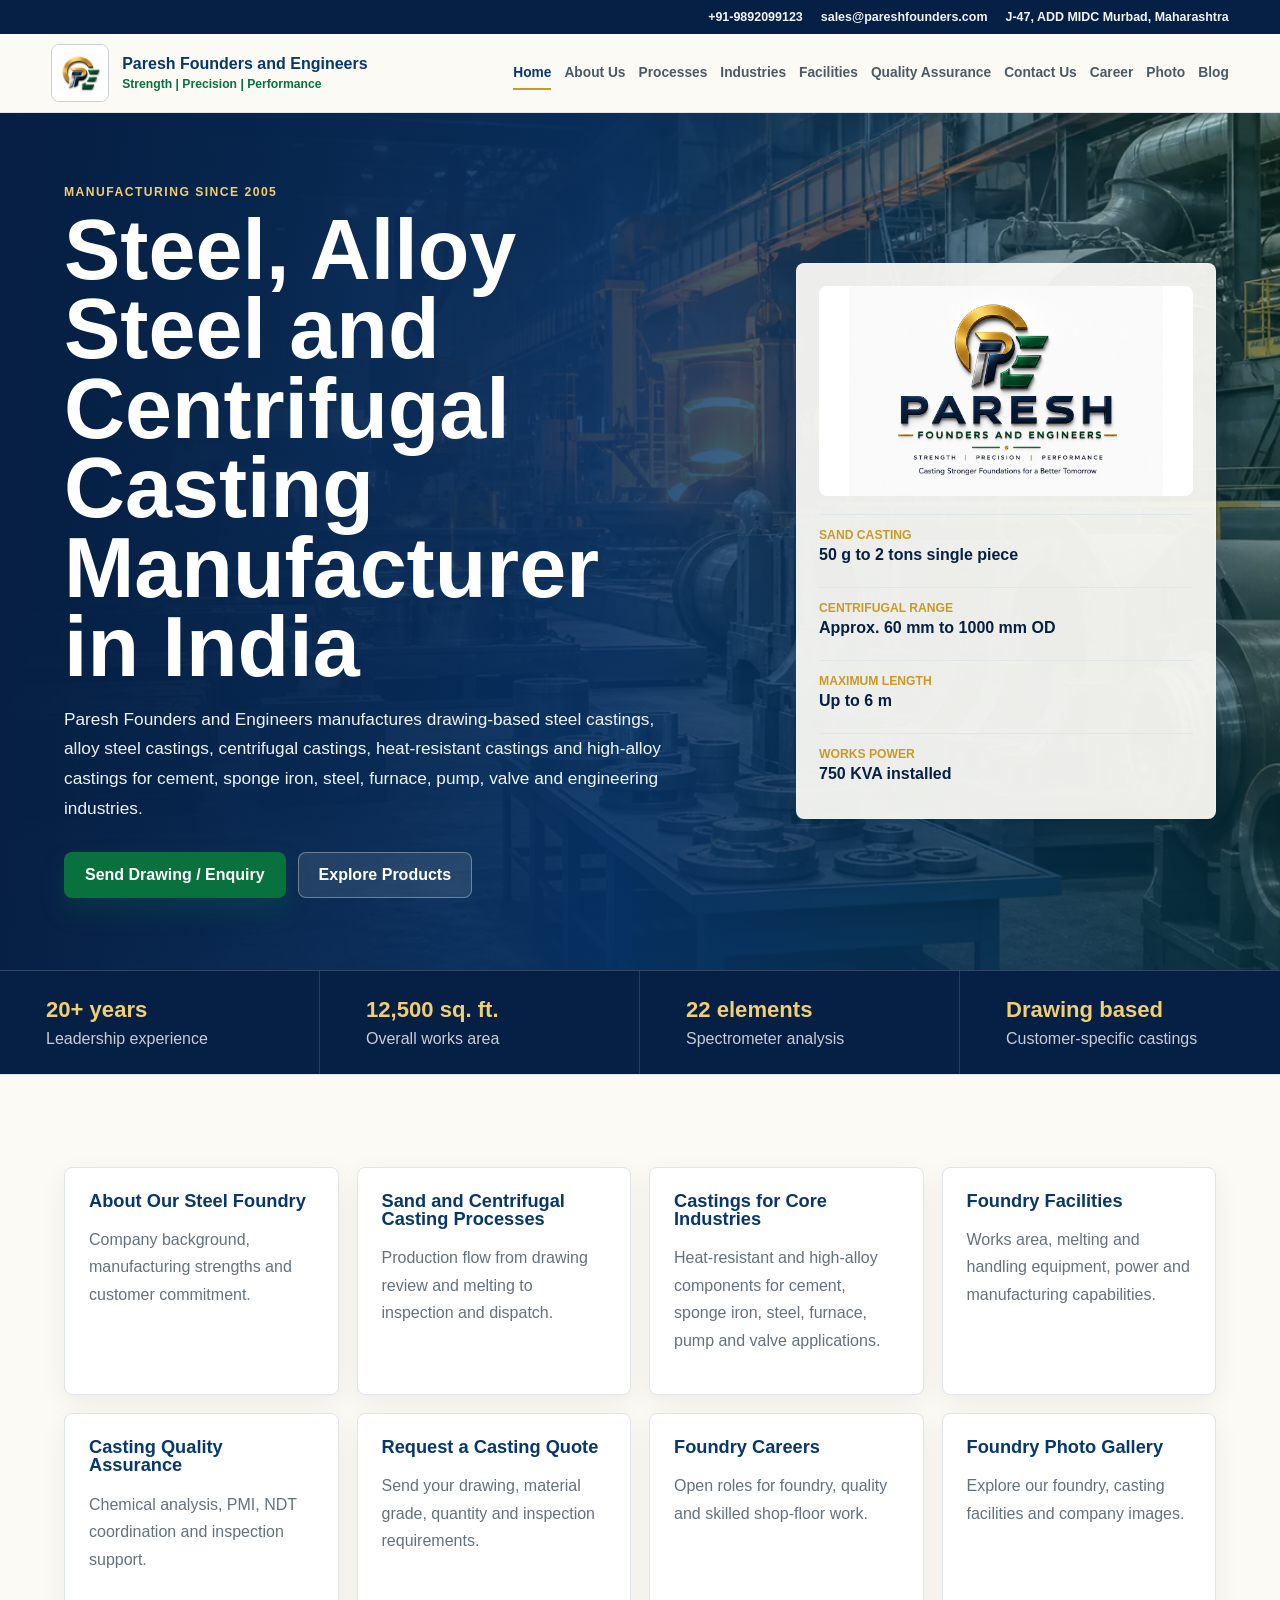
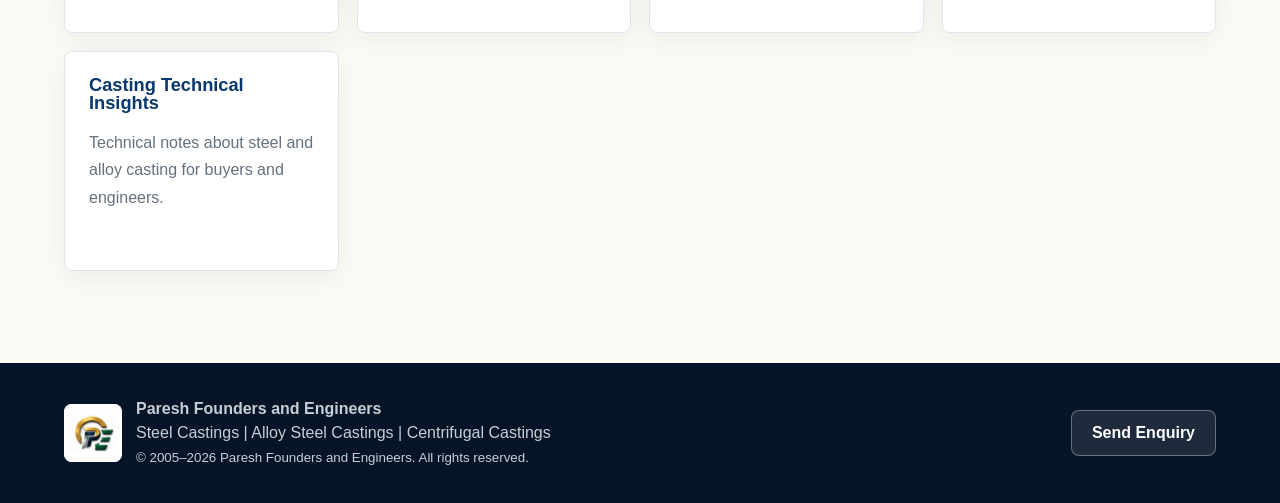
<file: index.html>
<!doctype html>
<html lang="en">
  <head>
    <meta charset="utf-8">
    <meta name="viewport" content="width=device-width, initial-scale=1">
    <link rel="icon" href="assets/favicon.ico" sizes="any">
    <link rel="apple-touch-icon" href="assets/apple-touch-icon.png">
    <title>Steel Casting Manufacturer in India | Paresh Founders and Engineers</title>
    <meta name="description" content="Indian manufacturer of steel, alloy steel, centrifugal, heat-resistant and high-alloy castings for cement, sponge iron, steel, pump and valve industries.">
    <meta name="robots" content="index, follow, max-image-preview:large">
    <link rel="canonical" href="https://pareshfounders.com/">
    <meta property="og:type" content="website">
    <meta property="og:site_name" content="Paresh Founders and Engineers">
    <meta property="og:title" content="Steel Casting Manufacturer in India | Paresh Founders and Engineers">
    <meta property="og:description" content="Steel, alloy steel, centrifugal, heat-resistant and high-alloy castings for demanding industrial applications.">
    <meta property="og:url" content="https://pareshfounders.com/">
    <meta property="og:image" content="https://pareshfounders.com/assets/foundry-hero.png">
    <meta property="og:image:alt" content="Steel casting manufacturing shop floor at Paresh Founders and Engineers">
    <meta name="twitter:card" content="summary_large_image">
    <meta name="twitter:title" content="Steel Casting Manufacturer in India | Paresh Founders and Engineers">
    <meta name="twitter:description" content="Steel, alloy steel, centrifugal, heat-resistant and high-alloy castings for demanding industrial applications.">
    <meta name="twitter:image" content="https://pareshfounders.com/assets/foundry-hero.png">
    <script type="application/ld+json">
      {
        "@context": "https://schema.org",
        "@type": "Organization",
        "@id": "https://pareshfounders.com/#organization",
        "name": "Paresh Founders and Engineers",
        "url": "https://pareshfounders.com/",
        "logo": "https://pareshfounders.com/assets/pfe-logo.png",
        "image": "https://pareshfounders.com/assets/foundry-hero.png",
        "description": "Indian manufacturer of steel, alloy steel, centrifugal, heat-resistant and high-alloy castings for industrial applications.",
        "foundingDate": "2005",
        "email": "sales@pareshfounders.com",
        "telephone": "+91-9892099123",
        "address": {
          "@type": "PostalAddress",
          "streetAddress": "J-47, ADD MIDC Murbad, Kudavli",
          "addressLocality": "Murbad",
          "addressRegion": "Maharashtra",
          "postalCode": "421401",
          "addressCountry": "IN"
        },
        "contactPoint": {
          "@type": "ContactPoint",
          "telephone": "+91-9892099123",
          "email": "sales@pareshfounders.com",
          "contactType": "sales",
          "areaServed": "IN",
          "availableLanguage": ["English", "Hindi", "Marathi"]
        }
      }
    </script>
    <link rel="stylesheet" href="styles.css">
  </head>
  <body data-page="home">
    <header class="site-header">
      <div class="top-line">
        <a href="tel:+919892099123">+91-9892099123</a>
        <a href="mailto:sales@pareshfounders.com">sales@pareshfounders.com</a>
        <span>J-47, ADD MIDC Murbad, Maharashtra</span>
      </div>
      <div class="nav-shell">
        <a class="brand" href="index.html" aria-label="Paresh Founders and Engineers home">
          <img src="assets/pfe-logo.webp" width="512" height="512" alt="Paresh Founders and Engineers logo">
          <span><strong>Paresh Founders and Engineers</strong><small>Strength | Precision | Performance</small></span>
        </a>
        <button class="nav-toggle" type="button" aria-expanded="false" aria-controls="main-nav" aria-label="Open menu"><span></span><span></span><span></span></button>
        <nav id="main-nav" class="main-nav" aria-label="Main navigation">
          <a data-nav="home" href="index.html">Home</a>
          <a data-nav="about" href="about.html">About Us</a>
          <a data-nav="processes" href="processes.html">Processes</a>
          <a data-nav="industries" href="industries.html">Industries</a>
          <a data-nav="facilities" href="facilities.html">Facilities</a>
          <a data-nav="quality" href="quality.html">Quality Assurance</a>
          <a data-nav="contact" href="contact.html">Contact Us</a>
          <a data-nav="career" href="career.html">Career</a>
          <a data-nav="photos" href="photos.html">Photo</a>
          <a data-nav="blog" href="blog.html">Blog</a>
        </nav>
      </div>
    </header>

    <main>
      <section class="hero">
        <img class="hero-bg" src="assets/foundry-hero.webp" width="1600" height="770" alt="Steel and alloy steel casting manufacturing shop floor in India">
        <div class="hero-shade"></div>
        <div class="hero-inner">
          <div class="hero-copy">
            <p class="eyebrow">Manufacturing since 2005</p>
            <h1>Steel, Alloy Steel and Centrifugal Casting Manufacturer in India</h1>
            <p>Paresh Founders and Engineers manufactures drawing-based steel castings, alloy steel castings, centrifugal castings, heat-resistant castings and high-alloy castings for cement, sponge iron, steel, furnace, pump, valve and engineering industries.</p>
            <div class="hero-actions">
              <a class="btn primary" href="contact.html">Send Drawing / Enquiry</a>
              <a class="btn secondary" href="industries.html">Explore Products</a>
            </div>
          </div>
          <aside class="hero-panel" aria-label="Company at a glance">
            <img src="assets/pfe-full-logo.webp" width="1024" height="683" alt="Paresh Founders and Engineers steel casting manufacturer logo">
            <dl>
              <div><dt>Sand Casting</dt><dd>50 g to 2 tons single piece</dd></div>
              <div><dt>Centrifugal Range</dt><dd>Approx. 60 mm to 1000 mm OD</dd></div>
              <div><dt>Maximum Length</dt><dd>Up to 6 m</dd></div>
              <div><dt>Works Power</dt><dd>750 KVA installed</dd></div>
            </dl>
          </aside>
        </div>
      </section>

      <section class="metric-band" aria-label="Company highlights">
        <article><span>20+ years</span><p>Leadership experience</p></article>
        <article><span>12,500 sq. ft.</span><p>Overall works area</p></article>
        <article><span>22 elements</span><p>Spectrometer analysis</p></article>
        <article><span>Drawing based</span><p>Customer-specific castings</p></article>
      </section>

      <section class="section">
        <div class="link-grid">
          <a href="about.html"><h2 style="display: contents;"><b>About Our Steel Foundry</b></h2><p>Company background, manufacturing strengths and customer commitment.</p></a>
          <a href="processes.html"><h2 style="display: contents;"><b>Sand and Centrifugal Casting Processes</b></h2><p>Production flow from drawing review and melting to inspection and dispatch.</p></a>
          <a href="industries.html"><h2 style="display: contents;"><b>Castings for Core Industries</b></h2><p>Heat-resistant and high-alloy components for cement, sponge iron, steel, furnace, pump and valve applications.</p></a>
          <a href="facilities.html"><h2 style="display: contents;"><b>Foundry Facilities</b></h2><p>Works area, melting and handling equipment, power and manufacturing capabilities.</p></a>
          <a href="quality.html"><h2 style="display: contents;"><b>Casting Quality Assurance</b></h2><p>Chemical analysis, PMI, NDT coordination and inspection support.</p></a>
          <a href="contact.html"><h2 style="display: contents;"><b>Request a Casting Quote</b></h2><p>Send your drawing, material grade, quantity and inspection requirements.</p></a>
          <a href="career.html"><h2 style="display: contents;"><b>Foundry Careers</b></h2><p>Open roles for foundry, quality and skilled shop-floor work.</p></a>
          <a href="photos.html"><h2 style="display: contents;"><b>Foundry Photo Gallery</b></h2><p>Explore our foundry, casting facilities and company images.</p></a>
          <a href="blog.html"><h2 style="display: contents;"><b>Casting Technical Insights</b></h2><p>Technical notes about steel and alloy casting for buyers and engineers.</p></a>
        </div>
      </section>
    </main>

    <footer class="footer">
      <div><img src="assets/pfe-logo.webp" width="512" height="512" alt="Paresh Founders and Engineers company logo"><p><b>Paresh Founders and Engineers</b><br>Steel Castings | Alloy Steel Castings | Centrifugal Castings<br><small>&copy; 2005&ndash;2026 Paresh Founders and Engineers. All rights reserved.</small></p></div>
      <a class="btn secondary" href="contact.html">Send Enquiry</a>
    </footer>
    <script src="script.js"></script>
  </body>
</html>
</file>
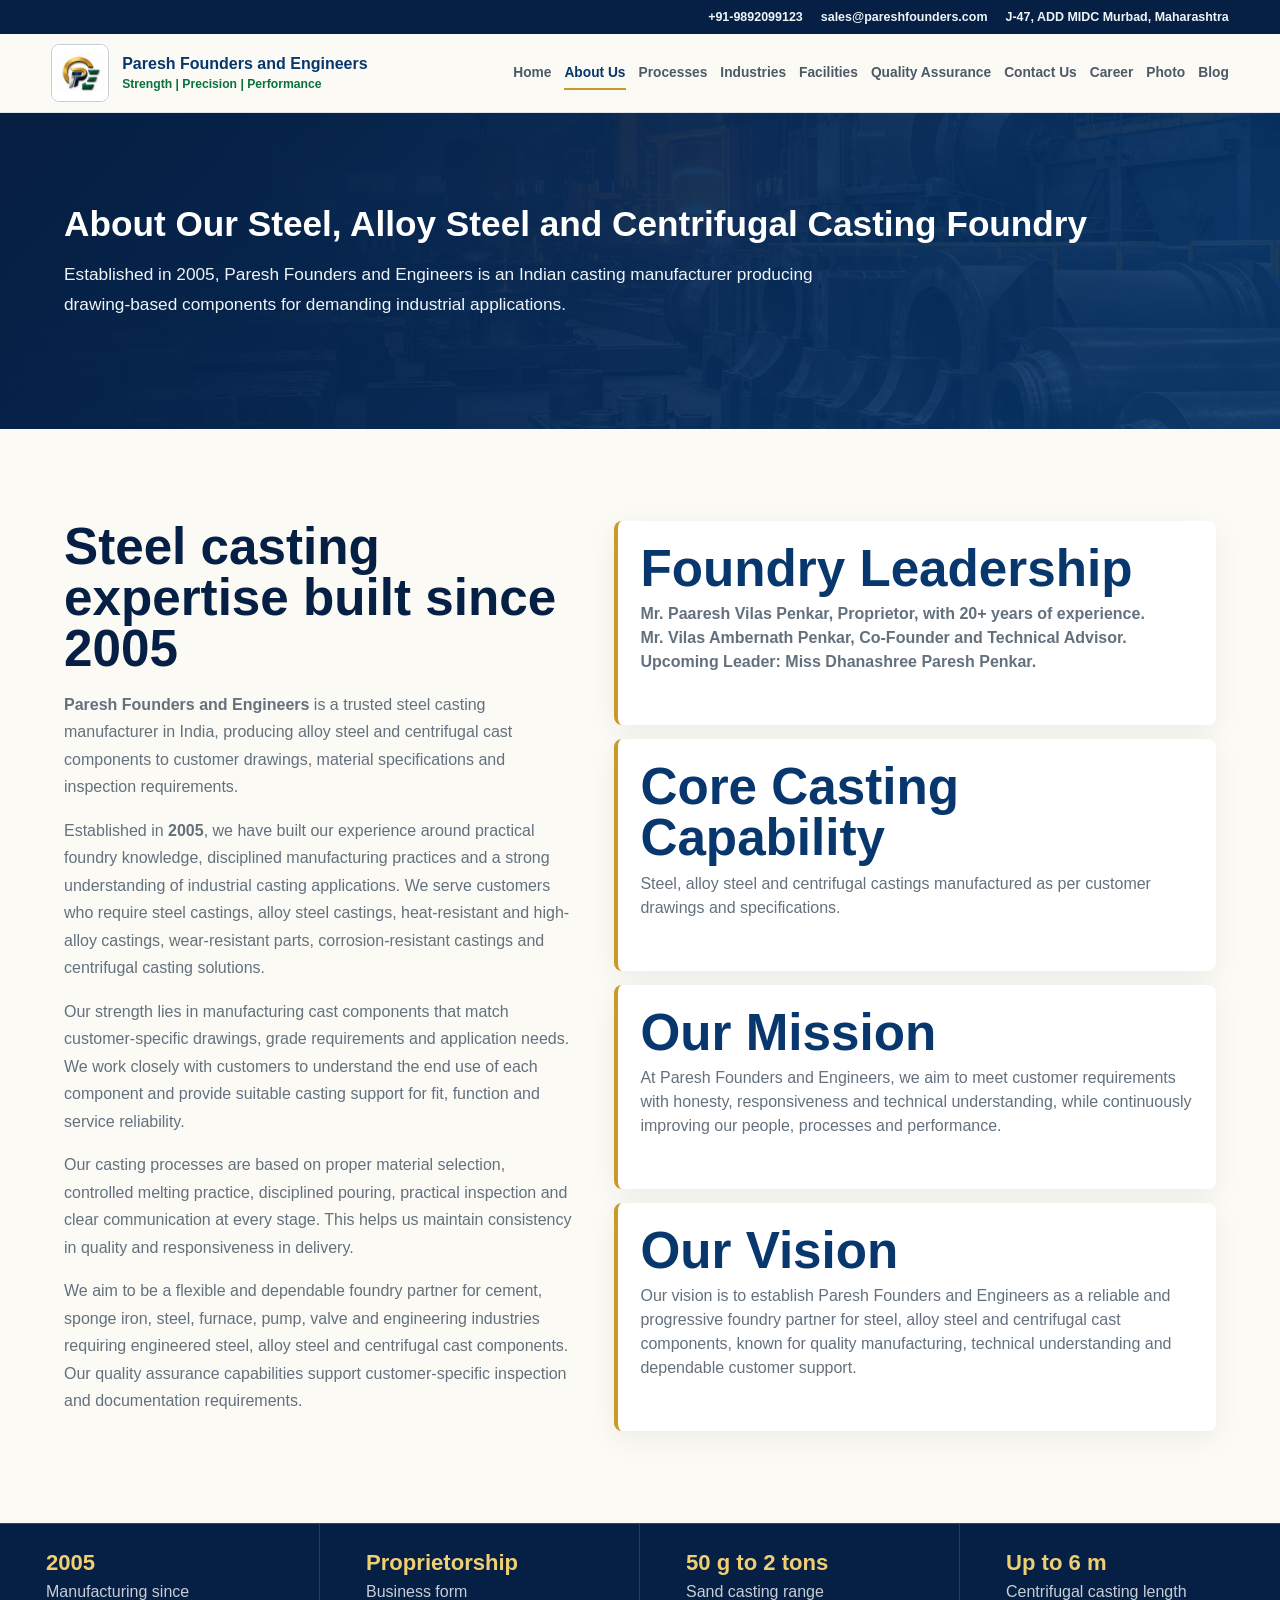
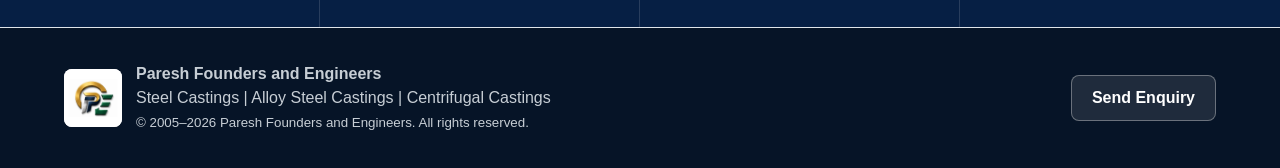
<file: about.html>
<!doctype html>
<html lang="en">
  <head>
    <meta charset="utf-8">
    <meta name="viewport" content="width=device-width, initial-scale=1">
    <link rel="icon" href="assets/favicon.ico" sizes="any">
    <link rel="apple-touch-icon" href="assets/apple-touch-icon.png">
    <title>About Our Steel Foundry in India | Paresh Founders and Engineers</title>
    <meta name="description" content="Learn about Paresh Founders and Engineers, an Indian manufacturer of steel, alloy steel, centrifugal, heat-resistant and high-alloy castings since 2005.">
    <meta name="robots" content="index, follow, max-image-preview:large">
    <link rel="canonical" href="https://pareshfounders.com/about.html">
    <meta property="og:type" content="website">
    <meta property="og:site_name" content="Paresh Founders and Engineers">
    <meta property="og:title" content="About Our Steel Foundry in India | Paresh Founders and Engineers">
    <meta property="og:description" content="Our foundry experience, leadership and capabilities in steel, alloy steel and centrifugal castings since 2005.">
    <meta property="og:url" content="https://pareshfounders.com/about.html">
    <meta property="og:image" content="https://pareshfounders.com/assets/foundry-hero.png">
    <meta property="og:image:alt" content="Steel casting foundry of Paresh Founders and Engineers in Murbad, India">
    <meta name="twitter:card" content="summary_large_image">
    <script type="application/ld+json">
      {
        "@context": "https://schema.org",
        "@graph": [
          {
            "@type": "AboutPage",
            "@id": "https://pareshfounders.com/about.html#webpage",
            "url": "https://pareshfounders.com/about.html",
            "name": "About Paresh Founders and Engineers",
            "description": "Company profile, foundry experience, leadership and manufacturing capabilities of Paresh Founders and Engineers.",
            "about": { "@id": "https://pareshfounders.com/#organization" }
          },
          {
            "@type": "BreadcrumbList",
            "itemListElement": [
              { "@type": "ListItem", "position": 1, "name": "Home", "item": "https://pareshfounders.com/" },
              { "@type": "ListItem", "position": 2, "name": "About Us", "item": "https://pareshfounders.com/about.html" }
            ]
          }
        ]
      }
    </script>
    <link rel="stylesheet" href="styles.css">
  </head>
  <body data-page="about">
    <header class="site-header">
      <div class="top-line"><a href="tel:+919892099123">+91-9892099123</a><a href="mailto:sales@pareshfounders.com">sales@pareshfounders.com</a><span>J-47, ADD MIDC Murbad, Maharashtra</span></div>
      <div class="nav-shell">
        <a class="brand" href="index.html"><img src="assets/pfe-logo.webp" width="512" height="512" alt="Paresh Founders and Engineers logo"><span><strong>Paresh Founders and Engineers</strong><small>Strength | Precision | Performance</small></span></a>
        <button class="nav-toggle" type="button" aria-expanded="false" aria-controls="main-nav" aria-label="Open menu"><span></span><span></span><span></span></button>
        <nav id="main-nav" class="main-nav" aria-label="Main navigation"><a data-nav="home" href="index.html">Home</a><a data-nav="about" href="about.html">About Us</a><a data-nav="processes" href="processes.html">Processes</a><a data-nav="industries" href="industries.html">Industries</a><a data-nav="facilities" href="facilities.html">Facilities</a><a data-nav="quality" href="quality.html">Quality Assurance</a><a data-nav="contact" href="contact.html">Contact Us</a><a data-nav="career" href="career.html">Career</a><a data-nav="photos" href="photos.html">Photo</a><a data-nav="blog" href="blog.html">Blog</a></nav>
      </div>
    </header>
    <main>
      <section class="page-hero">
        <h1 class="single-line-title">About Our Steel, Alloy Steel and Centrifugal Casting Foundry</h1>
        <p>Established in 2005, Paresh Founders and Engineers is an Indian casting manufacturer producing drawing-based components for demanding industrial applications.</p>
      </section>
      <section class="section about-section">
        <div class="about-grid">
          <div class="story">
            <h2 style="display: contents;"><strong>Steel casting expertise built since 2005</strong></h2>
            <p><strong>Paresh Founders and Engineers</strong> is a trusted steel casting manufacturer in India, producing alloy steel and centrifugal cast components to customer drawings, material specifications and inspection requirements.</p>
            <p>Established in <strong>2005</strong>, we have built our experience around practical foundry knowledge, disciplined manufacturing practices and a strong understanding of industrial casting applications. We serve customers who require steel castings, alloy steel castings, heat-resistant and high-alloy castings, wear-resistant parts, corrosion-resistant castings and centrifugal casting solutions.</p>
            <p>Our strength lies in manufacturing cast components that match customer-specific drawings, grade requirements and application needs. We work closely with customers to understand the end use of each component and provide suitable casting support for fit, function and service reliability.</p>
            <p>Our <a href="processes.html">casting processes</a> are based on proper material selection, controlled melting practice, disciplined pouring, practical inspection and clear communication at every stage. This helps us maintain consistency in quality and responsiveness in delivery.</p>
            <p>We aim to be a flexible and dependable foundry partner for <a href="industries.html">cement, sponge iron, steel, furnace, pump, valve and engineering industries</a> requiring engineered steel, alloy steel and centrifugal cast components. Our <a href="quality.html">quality assurance capabilities</a> support customer-specific inspection and documentation requirements.</p>
          </div>
          <div class="commitments">
            <article><h2 style="display: contents;"><b>Foundry Leadership</b></h2><span><strong>Mr. Paaresh Vilas Penkar, Proprietor, with 20+ years of experience.</strong><br><strong>Mr. Vilas Ambernath Penkar, Co-Founder and Technical Advisor.</strong><br><strong>Upcoming Leader: Miss Dhanashree Paresh Penkar.</strong></span></article>
            <article><h2 style="display: contents;"><b>Core Casting Capability</b></h2><span>Steel, alloy steel and centrifugal castings manufactured as per customer drawings and specifications.</span></article>
            <article><h2 style="display: contents;"><b>Our Mission</b></h2><span>At Paresh Founders and Engineers, we aim to meet customer requirements with honesty, responsiveness and technical understanding, while continuously improving our people, processes and performance.</span></article>
            <article><h2 style="display: contents;"><b>Our Vision</b></h2><span>Our vision is to establish Paresh Founders and Engineers as a reliable and progressive foundry partner for steel, alloy steel and centrifugal cast components, known for quality manufacturing, technical understanding and dependable customer support.</span></article>
          </div>
        </div>
      </section>
      <section class="metric-band"><article><span>2005</span><p>Manufacturing since</p></article><article><span>Proprietorship</span><p>Business form</p></article><article><span>50 g to 2 tons</span><p>Sand casting range</p></article><article><span>Up to 6 m</span><p>Centrifugal casting length</p></article></section>
    </main>
    <footer class="footer"><div><img src="assets/pfe-logo.webp" width="512" height="512" alt="Paresh Founders and Engineers steel foundry logo"><p><b>Paresh Founders and Engineers</b><br>Steel Castings | Alloy Steel Castings | Centrifugal Castings<br><small>&copy; 2005&ndash;2026 Paresh Founders and Engineers. All rights reserved.</small></p></div><a class="btn secondary" href="contact.html">Send Enquiry</a></footer>
    <script src="script.js"></script>
  </body>
</html>
</file>
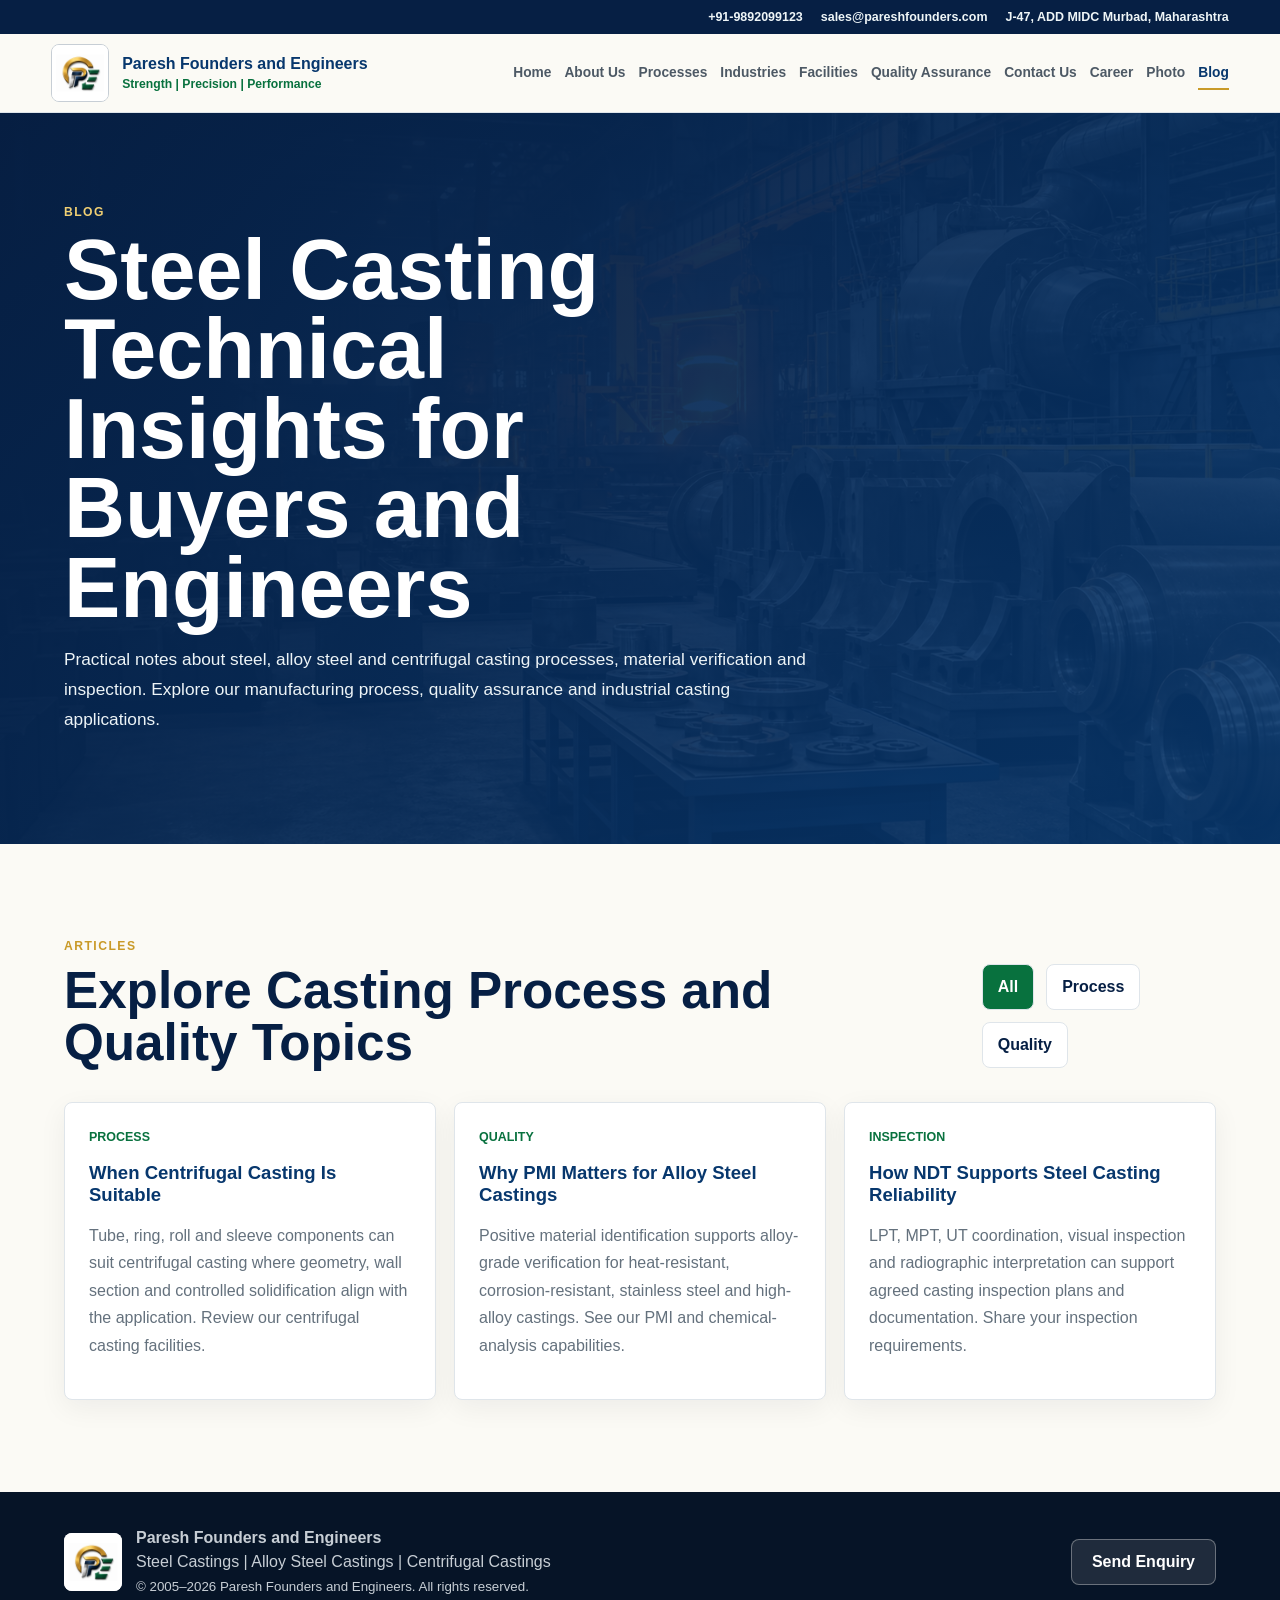
<file: blog.html>
<!doctype html>
<html lang="en">
  <head>
    <meta charset="utf-8">
    <meta name="viewport" content="width=device-width, initial-scale=1">
    <link rel="icon" href="assets/favicon.ico" sizes="any">
    <link rel="apple-touch-icon" href="assets/apple-touch-icon.png">
    <title>Steel Casting Technical Blog | Paresh Founders</title>
    <meta name="description" content="Technical casting notes for buyers and engineers covering centrifugal casting, alloy-grade verification, PMI, NDT and industrial casting quality.">
    <meta name="robots" content="index, follow, max-image-preview:large">
    <link rel="canonical" href="https://pareshfounders.com/blog.html">
    <meta property="og:type" content="website">
    <meta property="og:site_name" content="Paresh Founders and Engineers">
    <meta property="og:title" content="Steel Casting Technical Blog | Paresh Founders">
    <meta property="og:description" content="Practical technical notes on centrifugal casting, alloy-grade verification, PMI, NDT and casting quality for industrial buyers and engineers.">
    <meta property="og:url" content="https://pareshfounders.com/blog.html">
    <meta property="og:image" content="https://pareshfounders.com/assets/foundry-hero.png">
    <meta property="og:image:alt" content="Steel casting technical insights from Paresh Founders and Engineers">
    <meta name="twitter:card" content="summary_large_image">
    <script type="application/ld+json">
      {
        "@context": "https://schema.org",
        "@graph": [
          {
            "@type": "CollectionPage",
            "@id": "https://pareshfounders.com/blog.html#webpage",
            "url": "https://pareshfounders.com/blog.html",
            "name": "Steel Casting Technical Blog",
            "description": "Technical casting notes for industrial buyers and engineers from Paresh Founders and Engineers.",
            "about": { "@id": "https://pareshfounders.com/#organization" },
            "mainEntity": {
              "@type": "ItemList",
              "itemListElement": [
                { "@type": "ListItem", "position": 1, "name": "When Centrifugal Casting Is Suitable" },
                { "@type": "ListItem", "position": 2, "name": "Why PMI Matters for Alloy Steel Castings" },
                { "@type": "ListItem", "position": 3, "name": "How NDT Supports Steel Casting Reliability" }
              ]
            }
          },
          {
            "@type": "BreadcrumbList",
            "itemListElement": [
              { "@type": "ListItem", "position": 1, "name": "Home", "item": "https://pareshfounders.com/" },
              { "@type": "ListItem", "position": 2, "name": "Blog", "item": "https://pareshfounders.com/blog.html" }
            ]
          }
        ]
      }
    </script>
    <link rel="stylesheet" href="styles.css">
  </head>
  <body data-page="blog">
    <header class="site-header"><div class="top-line"><a href="tel:+919892099123">+91-9892099123</a><a href="mailto:sales@pareshfounders.com">sales@pareshfounders.com</a><span>J-47, ADD MIDC Murbad, Maharashtra</span></div><div class="nav-shell"><a class="brand" href="index.html"><img src="assets/pfe-logo.webp" width="512" height="512" alt="Paresh Founders and Engineers logo"><span><strong>Paresh Founders and Engineers</strong><small>Strength | Precision | Performance</small></span></a><button class="nav-toggle" type="button" aria-expanded="false" aria-controls="main-nav" aria-label="Open menu"><span></span><span></span><span></span></button><nav id="main-nav" class="main-nav" aria-label="Main navigation"><a data-nav="home" href="index.html">Home</a><a data-nav="about" href="about.html">About Us</a><a data-nav="processes" href="processes.html">Processes</a><a data-nav="industries" href="industries.html">Industries</a><a data-nav="facilities" href="facilities.html">Facilities</a><a data-nav="quality" href="quality.html">Quality Assurance</a><a data-nav="contact" href="contact.html">Contact Us</a><a data-nav="career" href="career.html">Career</a><a data-nav="photos" href="photos.html">Photo</a><a data-nav="blog" href="blog.html">Blog</a></nav></div></header>
    <main><section class="page-hero"><p class="eyebrow">Blog</p><h1>Steel Casting Technical Insights for Buyers and Engineers</h1><p>Practical notes about steel, alloy steel and centrifugal casting processes, material verification and inspection. Explore our <a href="processes.html">manufacturing process</a>, <a href="quality.html">quality assurance</a> and <a href="industries.html">industrial casting applications</a>.</p></section><section class="section blog-section"><div class="section-head row"><div><p class="eyebrow">Articles</p><h2>Explore Casting Process and Quality Topics</h2></div><div class="blog-filter"><button class="filter active" type="button" data-filter="all">All</button><button class="filter" type="button" data-filter="process">Process</button><button class="filter" type="button" data-filter="quality">Quality</button></div></div><div class="blog-grid"><article data-category="process"><span>Process</span><h3>When Centrifugal Casting Is Suitable</h3><p>Tube, ring, roll and sleeve components can suit centrifugal casting where geometry, wall section and controlled solidification align with the application. Review our <a href="facilities.html">centrifugal casting facilities</a>.</p></article><article data-category="quality"><span>Quality</span><h3>Why PMI Matters for Alloy Steel Castings</h3><p>Positive material identification supports alloy-grade verification for heat-resistant, corrosion-resistant, stainless steel and high-alloy castings. See our <a href="quality.html">PMI and chemical-analysis capabilities</a>.</p></article><article data-category="quality"><span>Inspection</span><h3>How NDT Supports Steel Casting Reliability</h3><p>LPT, MPT, UT coordination, visual inspection and radiographic interpretation can support agreed casting inspection plans and documentation. <a href="contact.html">Share your inspection requirements</a>.</p></article></div></section></main>
    <footer class="footer"><div><img src="assets/pfe-logo.webp" width="512" height="512" alt="Paresh Founders and Engineers steel casting technical blog logo"><p><b>Paresh Founders and Engineers</b><br>Steel Castings | Alloy Steel Castings | Centrifugal Castings<br><small>&copy; 2005&ndash;2026 Paresh Founders and Engineers. All rights reserved.</small></p></div><a class="btn secondary" href="contact.html">Send Enquiry</a></footer><script src="script.js"></script>
  </body>
</html>
</file>
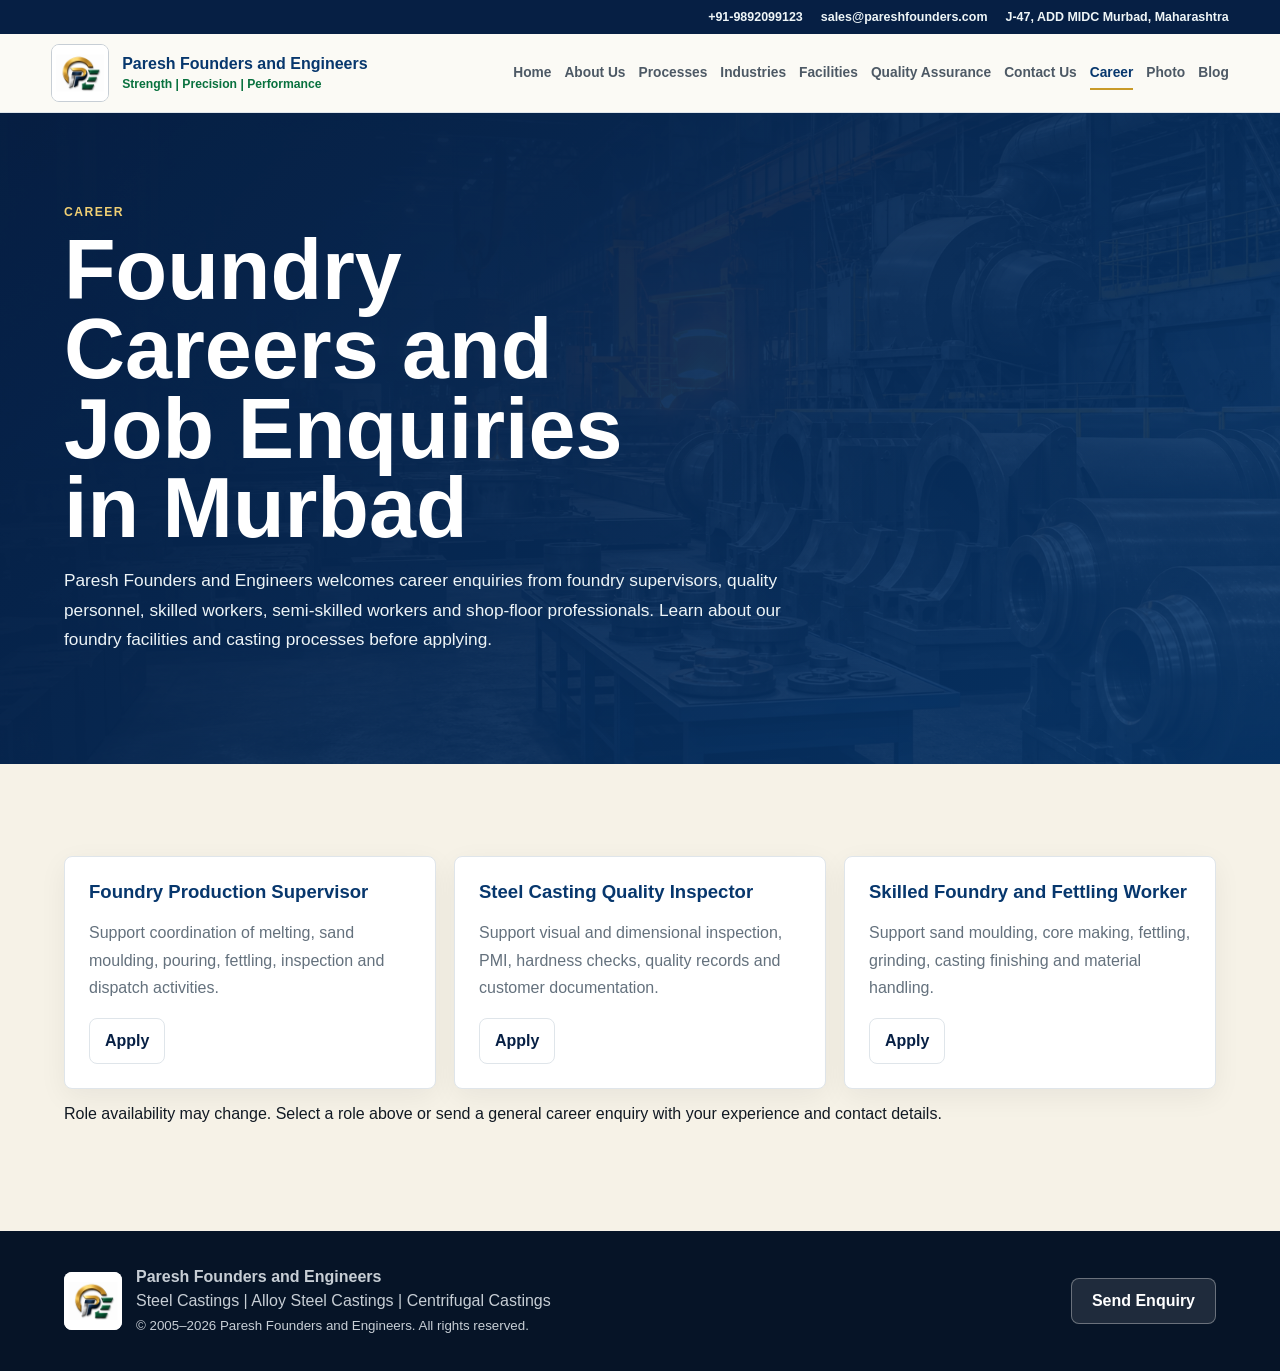
<file: career.html>
<!doctype html>
<html lang="en">
  <head>
    <meta charset="utf-8">
    <meta name="viewport" content="width=device-width, initial-scale=1">
    <link rel="icon" href="assets/favicon.ico" sizes="any">
    <link rel="apple-touch-icon" href="assets/apple-touch-icon.png">
    <title>Foundry Jobs in Murbad | Careers at Paresh Founders</title>
    <meta name="description" content="Explore foundry career enquiries in Murbad for supervision, casting quality inspection, moulding, fettling, grinding and skilled shop-floor roles.">
    <meta name="robots" content="index, follow, max-image-preview:large">
    <link rel="canonical" href="https://pareshfounders.com/career.html">
    <meta property="og:type" content="website">
    <meta property="og:site_name" content="Paresh Founders and Engineers">
    <meta property="og:title" content="Foundry Jobs in Murbad | Careers at Paresh Founders">
    <meta property="og:description" content="Career enquiries for foundry supervision, casting quality inspection and skilled shop-floor work at Paresh Founders and Engineers.">
    <meta property="og:url" content="https://pareshfounders.com/career.html">
    <meta property="og:image" content="https://pareshfounders.com/assets/foundry-hero.png">
    <meta property="og:image:alt" content="Foundry career opportunities at Paresh Founders and Engineers in Murbad">
    <meta name="twitter:card" content="summary_large_image">
    <script type="application/ld+json">
      {
        "@context": "https://schema.org",
        "@graph": [
          {
            "@type": "CollectionPage",
            "@id": "https://pareshfounders.com/career.html#webpage",
            "url": "https://pareshfounders.com/career.html",
            "name": "Foundry Careers at Paresh Founders and Engineers",
            "description": "Career enquiry information for foundry supervision, quality inspection and skilled foundry work in Murbad.",
            "about": { "@id": "https://pareshfounders.com/#organization" },
            "mainEntity": {
              "@type": "ItemList",
              "itemListElement": [
                { "@type": "ListItem", "position": 1, "name": "Foundry Supervisor Career Enquiry" },
                { "@type": "ListItem", "position": 2, "name": "Casting Quality Inspector Career Enquiry" },
                { "@type": "ListItem", "position": 3, "name": "Skilled Foundry Worker Career Enquiry" }
              ]
            }
          },
          {
            "@type": "BreadcrumbList",
            "itemListElement": [
              { "@type": "ListItem", "position": 1, "name": "Home", "item": "https://pareshfounders.com/" },
              { "@type": "ListItem", "position": 2, "name": "Career", "item": "https://pareshfounders.com/career.html" }
            ]
          }
        ]
      }
    </script>
    <link rel="stylesheet" href="styles.css">
  </head>
  <body data-page="career">
    <header class="site-header"><div class="top-line"><a href="tel:+919892099123">+91-9892099123</a><a href="mailto:sales@pareshfounders.com">sales@pareshfounders.com</a><span>J-47, ADD MIDC Murbad, Maharashtra</span></div><div class="nav-shell"><a class="brand" href="index.html"><img src="assets/pfe-logo.webp" width="512" height="512" alt="Paresh Founders and Engineers logo"><span><strong>Paresh Founders and Engineers</strong><small>Strength | Precision | Performance</small></span></a><button class="nav-toggle" type="button" aria-expanded="false" aria-controls="main-nav" aria-label="Open menu"><span></span><span></span><span></span></button><nav id="main-nav" class="main-nav" aria-label="Main navigation"><a data-nav="home" href="index.html">Home</a><a data-nav="about" href="about.html">About Us</a><a data-nav="processes" href="processes.html">Processes</a><a data-nav="industries" href="industries.html">Industries</a><a data-nav="facilities" href="facilities.html">Facilities</a><a data-nav="quality" href="quality.html">Quality Assurance</a><a data-nav="contact" href="contact.html">Contact Us</a><a data-nav="career" href="career.html">Career</a><a data-nav="photos" href="photos.html">Photo</a><a data-nav="blog" href="blog.html">Blog</a></nav></div></header>
    <main><section class="page-hero"><p class="eyebrow">Career</p><h1>Foundry Careers and Job Enquiries in Murbad</h1><p>Paresh Founders and Engineers welcomes career enquiries from foundry supervisors, quality personnel, skilled workers, semi-skilled workers and shop-floor professionals. Learn about our <a href="facilities.html">foundry facilities</a> and <a href="processes.html">casting processes</a> before applying.</p></section><section class="section career-section"><h2 style="position:absolute;width:1px;height:1px;padding:0;margin:-1px;overflow:hidden;clip:rect(0,0,0,0);white-space:nowrap;border:0;">Foundry Career Role Enquiries</h2><div class="career-grid"><article><h3>Foundry Production Supervisor</h3><p>Support coordination of melting, sand moulding, pouring, fettling, inspection and dispatch activities.</p><button class="small-action" type="button" data-job="Foundry Supervisor" aria-label="Apply for Foundry Supervisor role">Apply</button></article><article><h3>Steel Casting Quality Inspector</h3><p>Support visual and dimensional inspection, PMI, hardness checks, quality records and customer documentation.</p><button class="small-action" type="button" data-job="Quality Inspector" aria-label="Apply for Quality Inspector role">Apply</button></article><article><h3>Skilled Foundry and Fettling Worker</h3><p>Support sand moulding, core making, fettling, grinding, casting finishing and material handling.</p><button class="small-action" type="button" data-job="Skilled Foundry Worker" aria-label="Apply for Skilled Foundry Worker role">Apply</button></article></div><p>Role availability may change. Select a role above or <a href="contact.html?career=General%20Career%20Enquiry">send a general career enquiry</a> with your experience and contact details.</p></section></main>
    <footer class="footer"><div><img src="assets/pfe-logo.webp" width="512" height="512" alt="Paresh Founders and Engineers foundry careers logo"><p><b>Paresh Founders and Engineers</b><br>Steel Castings | Alloy Steel Castings | Centrifugal Castings<br><small>&copy; 2005&ndash;2026 Paresh Founders and Engineers. All rights reserved.</small></p></div><a class="btn secondary" href="contact.html">Send Enquiry</a></footer><script src="script.js"></script>
  </body>
</html>
</file>
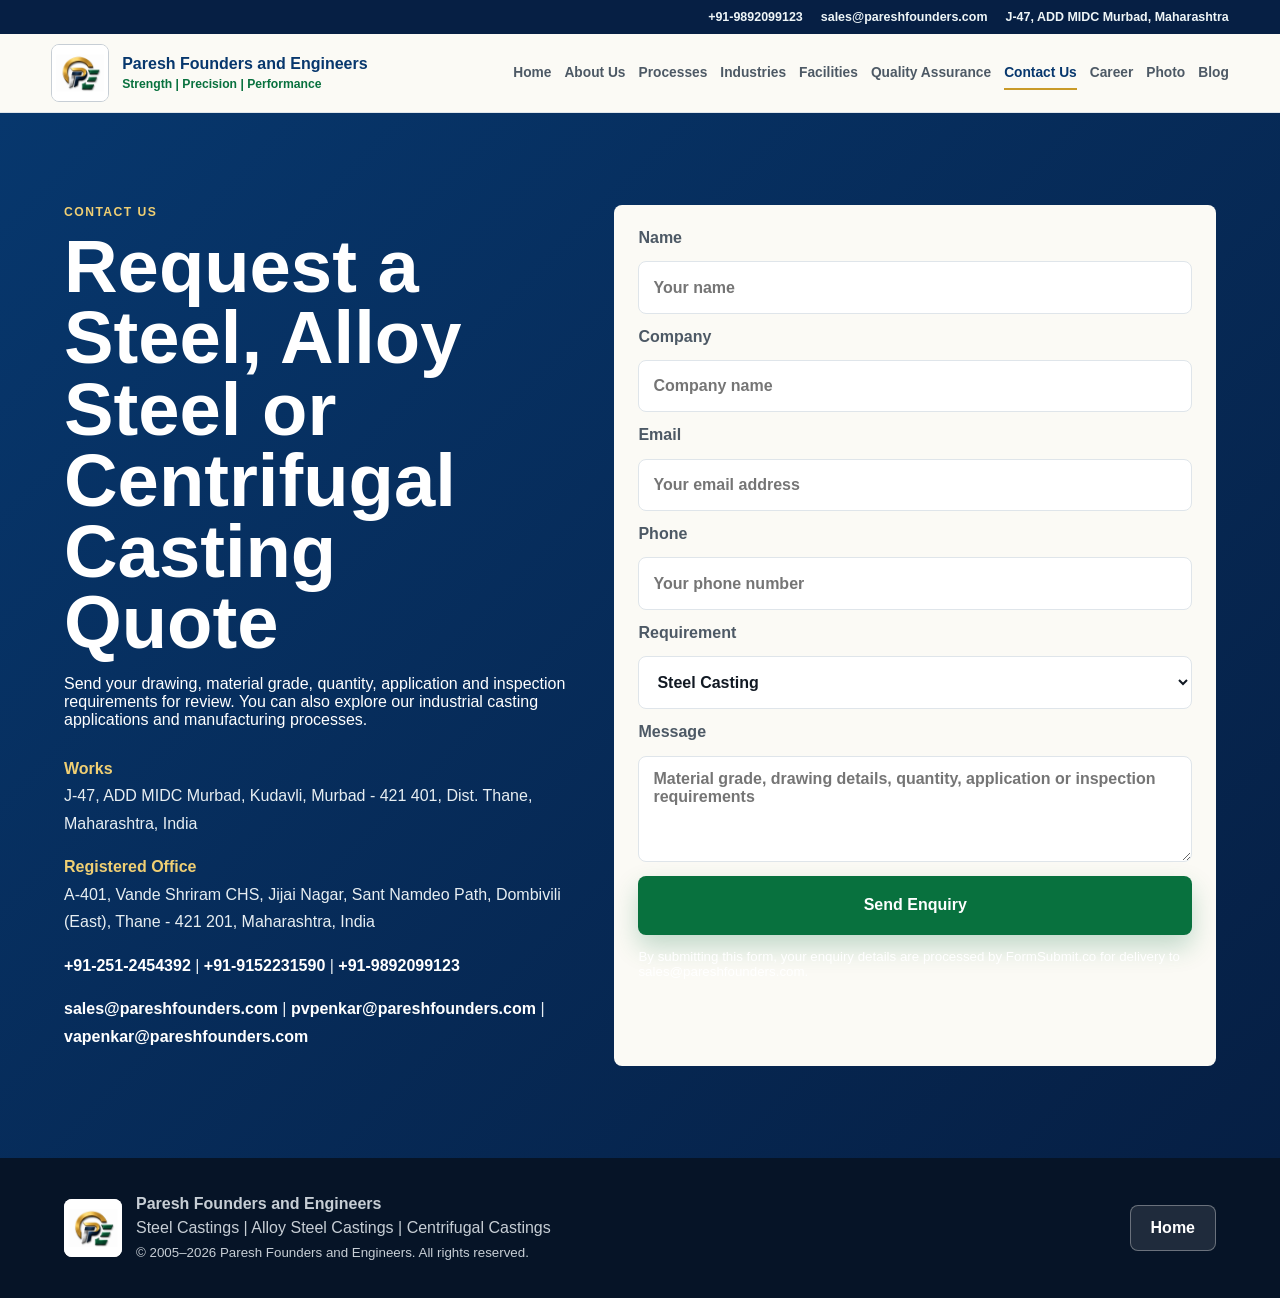
<file: contact.html>
<!doctype html>
<html lang="en">
  <head>
    <meta charset="utf-8">
    <meta name="viewport" content="width=device-width, initial-scale=1">
    <link rel="icon" href="assets/favicon.ico" sizes="any">
    <link rel="apple-touch-icon" href="assets/apple-touch-icon.png">
    <title>Contact Steel Casting Manufacturer | Paresh Founders</title>
    <meta name="description" content="Contact Paresh Founders and Engineers in Murbad for steel, alloy steel, centrifugal, heat-resistant and high-alloy casting enquiries and quotations.">
    <meta name="robots" content="index, follow, max-image-preview:large">
    <link rel="canonical" href="https://pareshfounders.com/contact.html">
    <meta property="og:type" content="website">
    <meta property="og:site_name" content="Paresh Founders and Engineers">
    <meta property="og:title" content="Contact Steel Casting Manufacturer | Paresh Founders">
    <meta property="og:description" content="Send your casting drawing, material grade, quantity, application and inspection requirements for review and quotation.">
    <meta property="og:url" content="https://pareshfounders.com/contact.html">
    <meta property="og:image" content="https://pareshfounders.com/assets/foundry-hero.png">
    <meta property="og:image:alt" content="Contact Paresh Founders and Engineers steel casting manufacturer in Murbad">
    <meta name="twitter:card" content="summary_large_image">
    <script type="application/ld+json">
      {
        "@context": "https://schema.org",
        "@graph": [
          {
            "@type": "ContactPage",
            "@id": "https://pareshfounders.com/contact.html#webpage",
            "url": "https://pareshfounders.com/contact.html",
            "name": "Contact Paresh Founders and Engineers",
            "description": "Contact details and enquiry form for steel, alloy steel and centrifugal casting requirements.",
            "about": { "@id": "https://pareshfounders.com/#organization" },
            "mainEntity": {
              "@type": "Organization",
              "@id": "https://pareshfounders.com/#organization",
              "name": "Paresh Founders and Engineers",
              "url": "https://pareshfounders.com/",
              "email": "sales@pareshfounders.com",
              "telephone": "+91-9892099123",
              "address": {
                "@type": "PostalAddress",
                "streetAddress": "J-47, ADD MIDC Murbad, Kudavli",
                "addressLocality": "Murbad",
                "addressRegion": "Maharashtra",
                "postalCode": "421401",
                "addressCountry": "IN"
              }
            }
          },
          {
            "@type": "BreadcrumbList",
            "itemListElement": [
              { "@type": "ListItem", "position": 1, "name": "Home", "item": "https://pareshfounders.com/" },
              { "@type": "ListItem", "position": 2, "name": "Contact Us", "item": "https://pareshfounders.com/contact.html" }
            ]
          }
        ]
      }
    </script>
    <link rel="stylesheet" href="styles.css">
  </head>
  <body data-page="contact">
    <header class="site-header"><div class="top-line"><a href="tel:+919892099123">+91-9892099123</a><a href="mailto:sales@pareshfounders.com">sales@pareshfounders.com</a><span>J-47, ADD MIDC Murbad, Maharashtra</span></div><div class="nav-shell"><a class="brand" href="index.html"><img src="assets/pfe-logo.webp" width="512" height="512" alt="Paresh Founders and Engineers logo"><span><strong>Paresh Founders and Engineers</strong><small>Strength | Precision | Performance</small></span></a><button class="nav-toggle" type="button" aria-expanded="false" aria-controls="main-nav" aria-label="Open menu"><span></span><span></span><span></span></button><nav id="main-nav" class="main-nav" aria-label="Main navigation"><a data-nav="home" href="index.html">Home</a><a data-nav="about" href="about.html">About Us</a><a data-nav="processes" href="processes.html">Processes</a><a data-nav="industries" href="industries.html">Industries</a><a data-nav="facilities" href="facilities.html">Facilities</a><a data-nav="quality" href="quality.html">Quality Assurance</a><a data-nav="contact" href="contact.html">Contact Us</a><a data-nav="career" href="career.html">Career</a><a data-nav="photos" href="photos.html">Photo</a><a data-nav="blog" href="blog.html">Blog</a></nav></div></header>
    <main><section class="contact-section page-contact"><div class="contact-info"><p class="eyebrow">Contact Us</p><h1>Request a Steel, Alloy Steel or Centrifugal Casting Quote</h1><p>Send your drawing, material grade, quantity, application and inspection requirements for review. You can also explore our <a href="industries.html">industrial casting applications</a> and <a href="processes.html">manufacturing processes</a>.</p><h2 style="position:absolute;width:1px;height:1px;padding:0;margin:-1px;overflow:hidden;clip:rect(0,0,0,0);white-space:nowrap;border:0;">Foundry Contact Details and Addresses</h2><div class="address-lines"><p><b>Works</b> J-47, ADD MIDC Murbad, Kudavli, Murbad - 421 401, Dist. Thane, Maharashtra, India</p><p><b>Registered Office</b> A-401, Vande Shriram CHS, Jijai Nagar, Sant Namdeo Path, Dombivili (East), Thane - 421 201, Maharashtra, India</p><p><a href="tel:+912512454392">+91-251-2454392</a> | <a href="tel:+919152231590">+91-9152231590</a> | <a href="tel:+919892099123">+91-9892099123</a></p><p><a href="mailto:sales@pareshfounders.com">sales@pareshfounders.com</a> | <a href="mailto:pvpenkar@pareshfounders.com">pvpenkar@pareshfounders.com</a> | <a href="mailto:vapenkar@pareshfounders.com">vapenkar@pareshfounders.com</a></p></div></div><form id="enquiry-form" class="enquiry-form" action="https://formsubmit.co/sales@pareshfounders.com" method="POST"><h2 style="position:absolute;width:1px;height:1px;padding:0;margin:-1px;overflow:hidden;clip:rect(0,0,0,0);white-space:nowrap;border:0;">Casting Enquiry Form</h2><input type="hidden" name="_subject" value="New casting enquiry from pareshfounders.com"><input type="hidden" name="_next" value="https://pareshfounders.com/contact.html?submitted=1"><input type="hidden" name="_template" value="table"><input type="text" name="_honey" style="display:none" tabindex="-1" autocomplete="off"><label>Name<input name="name" required placeholder="Your name"></label><label>Company<input name="company" placeholder="Company name"></label><label>Email<input type="email" name="email" required placeholder="Your email address"></label><label>Phone<input type="tel" name="phone" placeholder="Your phone number"></label><label>Requirement<select name="requirement"><option>Steel Casting</option><option>Alloy Steel Casting</option><option>Centrifugal Casting</option><option>Sand Casting</option><option>Heat-Resistant Casting</option><option>High-Alloy Casting</option><option>Quality / Documentation</option><option>Career</option></select></label><label>Message<textarea name="message" rows="4" placeholder="Material grade, drawing details, quantity, application or inspection requirements"></textarea></label><button class="btn primary" type="submit">Send Enquiry</button><small>By submitting this form, your enquiry details are processed by FormSubmit.co for delivery to sales@pareshfounders.com.</small><p id="form-message" class="form-message" role="status"></p></form></section></main>
    <footer class="footer"><div><img src="assets/pfe-logo.webp" width="512" height="512" alt="Paresh Founders and Engineers steel casting contact logo"><p><b>Paresh Founders and Engineers</b><br>Steel Castings | Alloy Steel Castings | Centrifugal Castings<br><small>&copy; 2005&ndash;2026 Paresh Founders and Engineers. All rights reserved.</small></p></div><a class="btn secondary" href="index.html">Home</a></footer><script src="script.js"></script>
  </body>
</html>
</file>
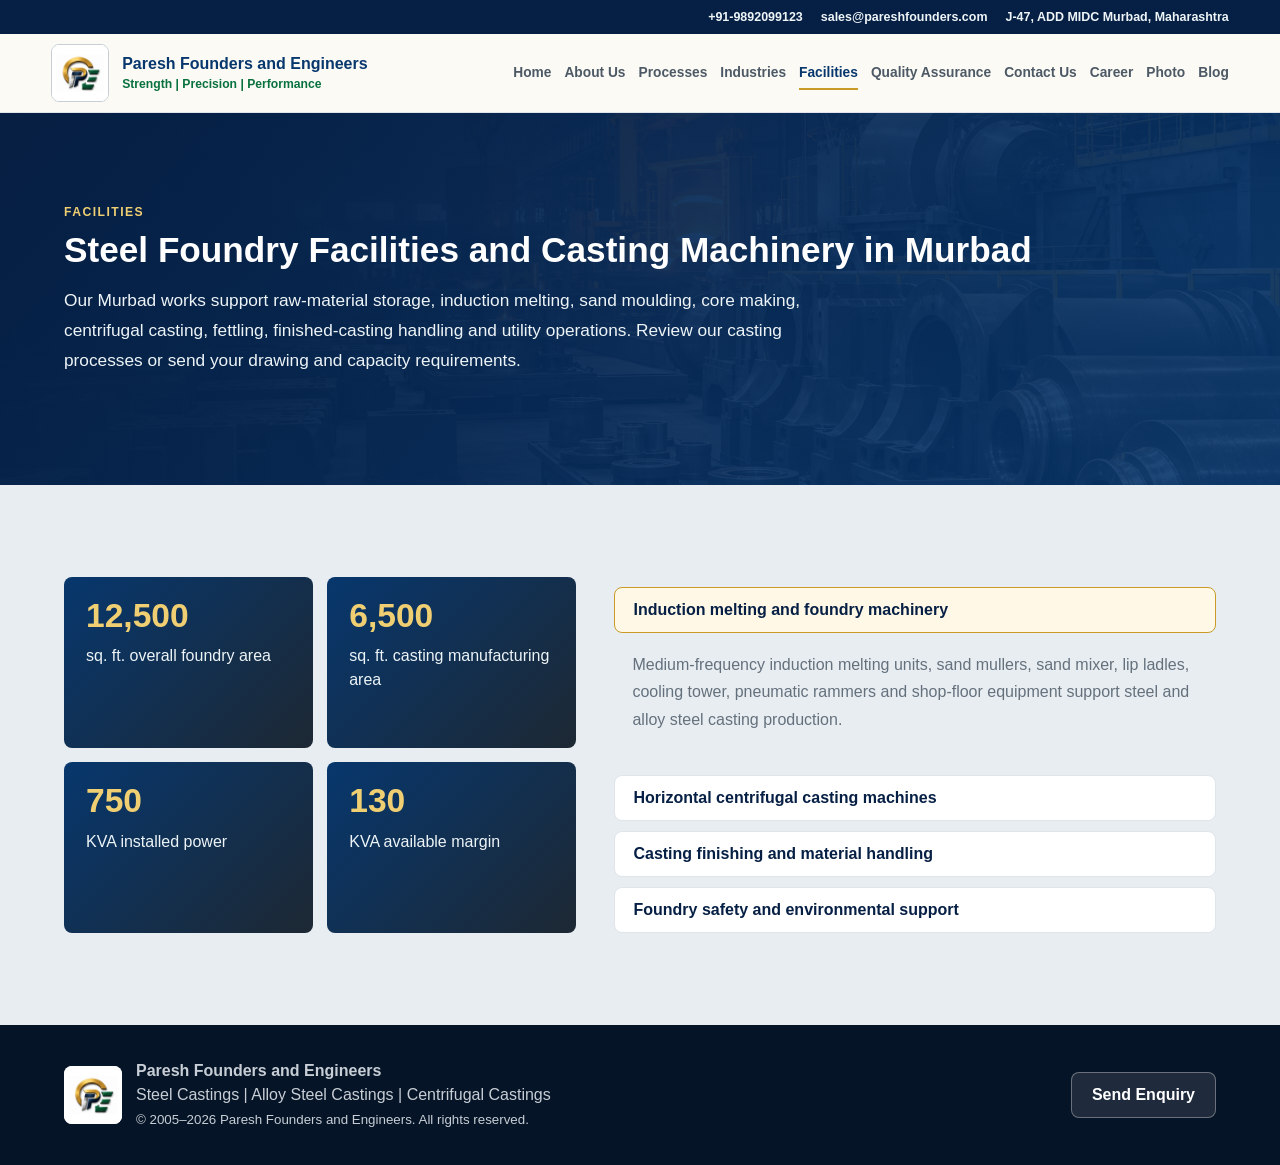
<file: facilities.html>
<!doctype html>
<html lang="en">
  <head>
    <meta charset="utf-8">
    <meta name="viewport" content="width=device-width, initial-scale=1">
    <link rel="icon" href="assets/favicon.ico" sizes="any">
    <link rel="apple-touch-icon" href="assets/apple-touch-icon.png">
    <title>Steel Foundry Facilities &amp; Machinery | Paresh Founders</title>
    <meta name="description" content="Explore our Murbad steel foundry facilities for induction melting, sand moulding, centrifugal casting, fettling, shot blasting and material handling.">
    <meta name="robots" content="index, follow, max-image-preview:large">
    <link rel="canonical" href="https://pareshfounders.com/facilities.html">
    <meta property="og:type" content="website">
    <meta property="og:site_name" content="Paresh Founders and Engineers">
    <meta property="og:title" content="Steel Foundry Facilities &amp; Machinery | Paresh Founders">
    <meta property="og:description" content="Foundry infrastructure for induction melting, sand moulding, centrifugal casting, finishing, material handling and inspection support.">
    <meta property="og:url" content="https://pareshfounders.com/facilities.html">
    <meta property="og:image" content="https://pareshfounders.com/assets/foundry-hero.png">
    <meta property="og:image:alt" content="Steel foundry facilities and casting machinery at Paresh Founders and Engineers">
    <meta name="twitter:card" content="summary_large_image">
    <script type="application/ld+json">
      {
        "@context": "https://schema.org",
        "@graph": [
          {
            "@type": "WebPage",
            "@id": "https://pareshfounders.com/facilities.html#webpage",
            "url": "https://pareshfounders.com/facilities.html",
            "name": "Steel Foundry Facilities and Machinery",
            "description": "Manufacturing infrastructure and equipment for steel, alloy steel, sand and centrifugal castings at Murbad, Maharashtra.",
            "about": { "@id": "https://pareshfounders.com/#organization" },
            "mainEntity": {
              "@type": "ItemList",
              "itemListElement": [
                { "@type": "ListItem", "position": 1, "name": "Induction Melting and Foundry Machinery" },
                { "@type": "ListItem", "position": 2, "name": "Centrifugal Casting Machines" },
                { "@type": "ListItem", "position": 3, "name": "Casting Finishing and Material Handling Equipment" },
                { "@type": "ListItem", "position": 4, "name": "Foundry Safety and Environmental Support" }
              ]
            }
          },
          {
            "@type": "BreadcrumbList",
            "itemListElement": [
              { "@type": "ListItem", "position": 1, "name": "Home", "item": "https://pareshfounders.com/" },
              { "@type": "ListItem", "position": 2, "name": "Facilities", "item": "https://pareshfounders.com/facilities.html" }
            ]
          }
        ]
      }
    </script>
    <link rel="stylesheet" href="styles.css">
  </head>
  <body data-page="facilities">
    <header class="site-header"><div class="top-line"><a href="tel:+919892099123">+91-9892099123</a><a href="mailto:sales@pareshfounders.com">sales@pareshfounders.com</a><span>J-47, ADD MIDC Murbad, Maharashtra</span></div><div class="nav-shell"><a class="brand" href="index.html"><img src="assets/pfe-logo.webp" width="512" height="512" alt="Paresh Founders and Engineers logo"><span><strong>Paresh Founders and Engineers</strong><small>Strength | Precision | Performance</small></span></a><button class="nav-toggle" type="button" aria-expanded="false" aria-controls="main-nav" aria-label="Open menu"><span></span><span></span><span></span></button><nav id="main-nav" class="main-nav" aria-label="Main navigation"><a data-nav="home" href="index.html">Home</a><a data-nav="about" href="about.html">About Us</a><a data-nav="processes" href="processes.html">Processes</a><a data-nav="industries" href="industries.html">Industries</a><a data-nav="facilities" href="facilities.html">Facilities</a><a data-nav="quality" href="quality.html">Quality Assurance</a><a data-nav="contact" href="contact.html">Contact Us</a><a data-nav="career" href="career.html">Career</a><a data-nav="photos" href="photos.html">Photo</a><a data-nav="blog" href="blog.html">Blog</a></nav></div></header>
    <main><section class="page-hero"><p class="eyebrow">Facilities</p><h1 class="single-line-title">Steel Foundry Facilities and Casting Machinery in Murbad</h1><p>Our Murbad works support raw-material storage, induction melting, sand moulding, core making, centrifugal casting, fettling, finished-casting handling and utility operations. Review our <a href="processes.html">casting processes</a> or <a href="contact.html">send your drawing and capacity requirements</a>.</p></section><section class="section facilities-section"><h2 style="position:absolute;width:1px;height:1px;padding:0;margin:-1px;overflow:hidden;clip:rect(0,0,0,0);white-space:nowrap;border:0;">Steel Casting Plant Infrastructure and Equipment</h2><div class="facility-board"><div class="facility-map"><div><b>12,500</b><span>sq. ft. overall foundry area</span></div><div><b>6,500</b><span>sq. ft. casting manufacturing area</span></div><div><b>750</b><span>KVA installed power</span></div><div><b>130</b><span>KVA available margin</span></div></div><div class="accordion"><button class="accordion-button active" type="button">Induction melting and foundry machinery</button><div class="accordion-panel open"><p>Medium-frequency induction melting units, sand mullers, sand mixer, lip ladles, cooling tower, pneumatic rammers and shop-floor equipment support steel and alloy steel casting production.</p></div><button class="accordion-button" type="button">Horizontal centrifugal casting machines</button><div class="accordion-panel"><p>Centrifugal casting machines support approximately 66 mm to 1000 mm outside diameter, with a cantilever-type machine for approximately 100 mm to 350 mm outside diameter.</p></div><button class="accordion-button" type="button">Casting finishing and material handling</button><div class="accordion-panel"><p>Grinding machines, flexible-shaft grinders, shot blasting, welding support, argon rectifiers, compressors and EOT cranes of 1-ton and 5-ton capacity support fettling and casting handling.</p></div><button class="accordion-button" type="button">Foundry safety and environmental support</button><div class="accordion-panel"><p>Fume extraction, safety equipment, first aid, fire extinguishers and practical material-handling provisions support foundry operations.</p></div></div></div></section></main>
    <footer class="footer"><div><img src="assets/pfe-logo.webp" width="512" height="512" alt="Paresh Founders and Engineers steel foundry facilities logo"><p><b>Paresh Founders and Engineers</b><br>Steel Castings | Alloy Steel Castings | Centrifugal Castings<br><small>&copy; 2005&ndash;2026 Paresh Founders and Engineers. All rights reserved.</small></p></div><a class="btn secondary" href="contact.html">Send Enquiry</a></footer><script src="script.js"></script>
  </body>
</html>
</file>
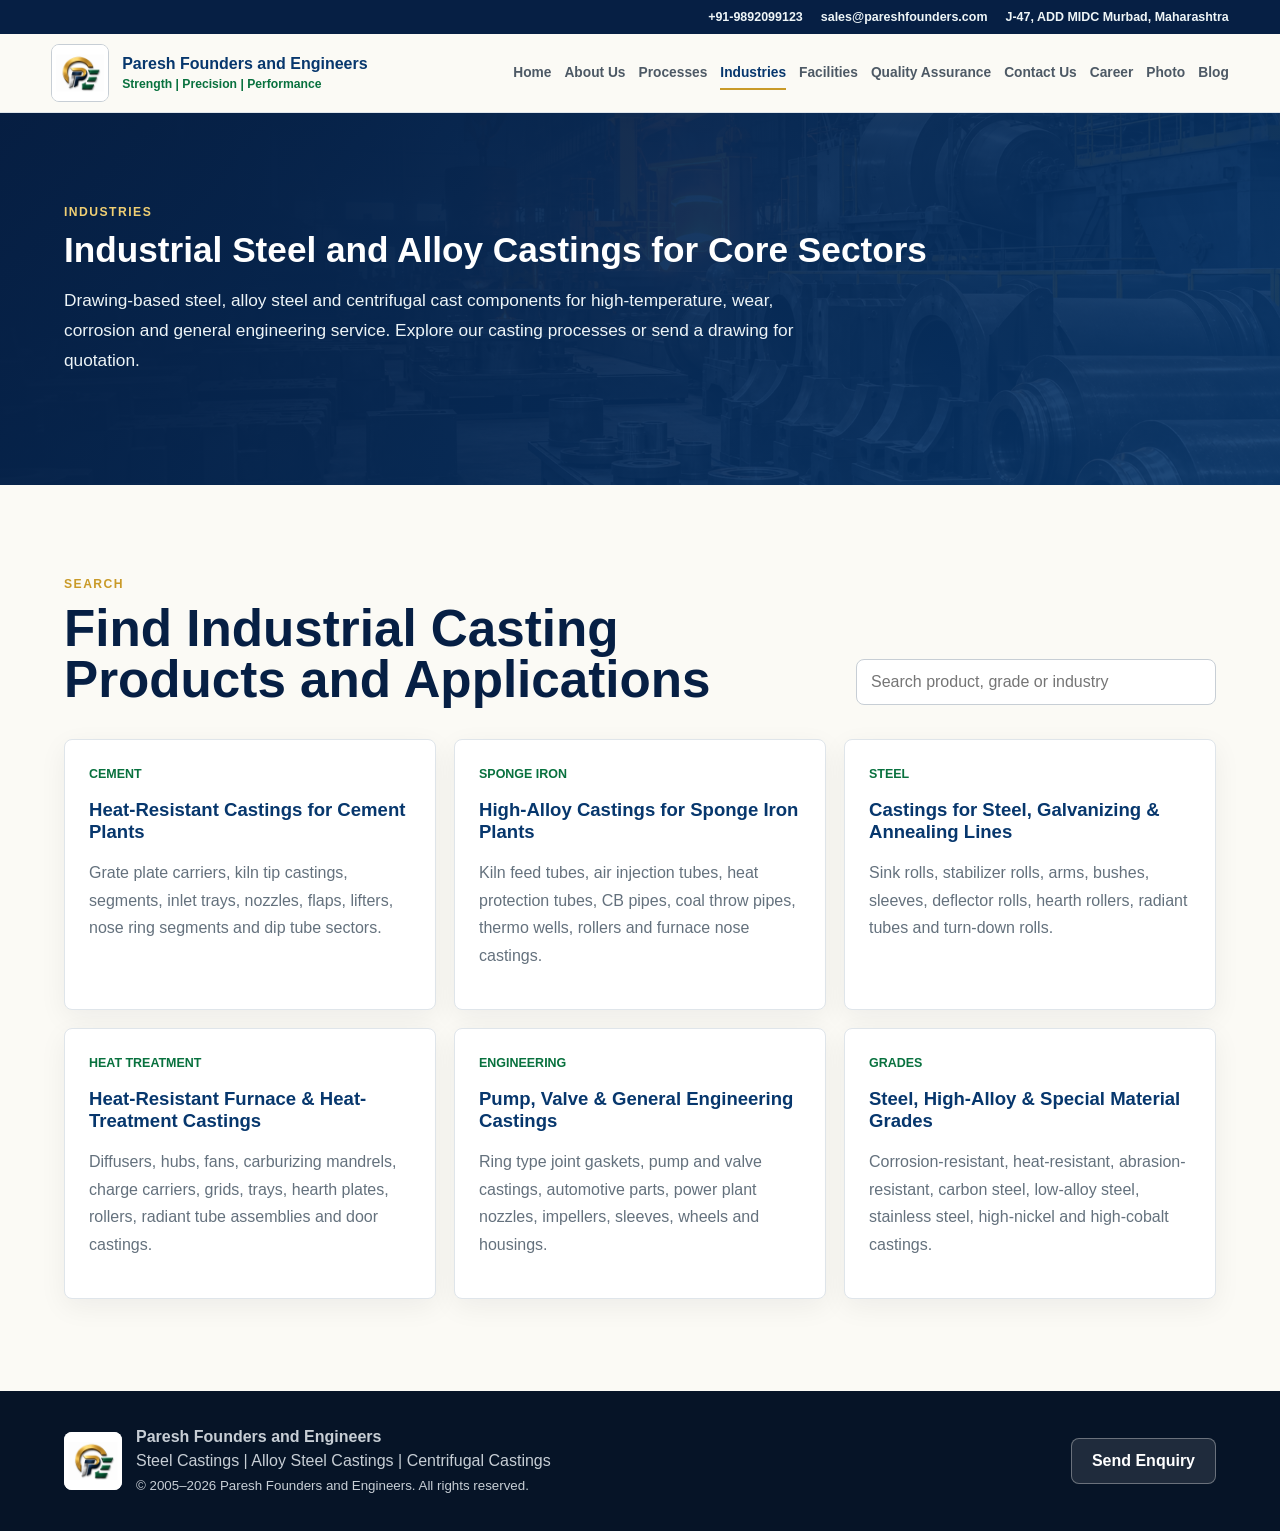
<file: industries.html>
<!doctype html>
<html lang="en">
  <head>
    <meta charset="utf-8">
    <meta name="viewport" content="width=device-width, initial-scale=1">
    <link rel="icon" href="assets/favicon.ico" sizes="any">
    <link rel="apple-touch-icon" href="assets/apple-touch-icon.png">
    <title>Industrial Steel Castings by Industry | Paresh Founders</title>
    <meta name="description" content="Steel, alloy steel, centrifugal, heat-resistant and high-alloy castings for cement, sponge iron, steel, furnace, pump, valve and engineering industries.">
    <meta name="robots" content="index, follow, max-image-preview:large">
    <link rel="canonical" href="https://pareshfounders.com/industries.html">
    <meta property="og:type" content="website">
    <meta property="og:site_name" content="Paresh Founders and Engineers">
    <meta property="og:title" content="Industrial Steel Castings by Industry | Paresh Founders">
    <meta property="og:description" content="Application-specific steel and alloy castings for cement, sponge iron, steel, furnace, pump, valve and engineering industries.">
    <meta property="og:url" content="https://pareshfounders.com/industries.html">
    <meta property="og:image" content="https://pareshfounders.com/assets/foundry-hero.png">
    <meta property="og:image:alt" content="Industrial steel and alloy casting manufacturing at Paresh Founders and Engineers">
    <meta name="twitter:card" content="summary_large_image">
    <script type="application/ld+json">
      {
        "@context": "https://schema.org",
        "@graph": [
          {
            "@type": "CollectionPage",
            "@id": "https://pareshfounders.com/industries.html#webpage",
            "url": "https://pareshfounders.com/industries.html",
            "name": "Industrial Steel Casting Applications",
            "description": "Steel, alloy steel and centrifugal casting products for core industrial sectors.",
            "about": { "@id": "https://pareshfounders.com/#organization" },
            "mainEntity": {
              "@type": "ItemList",
              "itemListElement": [
                { "@type": "ListItem", "position": 1, "name": "Castings for Cement Plants" },
                { "@type": "ListItem", "position": 2, "name": "Castings for Sponge Iron Plants" },
                { "@type": "ListItem", "position": 3, "name": "Castings for Steel, Galvanizing and Annealing" },
                { "@type": "ListItem", "position": 4, "name": "Castings for Furnaces and Heat Treatment" },
                { "@type": "ListItem", "position": 5, "name": "Pump, Valve and Engineering Castings" }
              ]
            }
          },
          {
            "@type": "BreadcrumbList",
            "itemListElement": [
              { "@type": "ListItem", "position": 1, "name": "Home", "item": "https://pareshfounders.com/" },
              { "@type": "ListItem", "position": 2, "name": "Industries", "item": "https://pareshfounders.com/industries.html" }
            ]
          }
        ]
      }
    </script>
    <link rel="stylesheet" href="styles.css">
  </head>
  <body data-page="industries">
    <header class="site-header"><div class="top-line"><a href="tel:+919892099123">+91-9892099123</a><a href="mailto:sales@pareshfounders.com">sales@pareshfounders.com</a><span>J-47, ADD MIDC Murbad, Maharashtra</span></div><div class="nav-shell"><a class="brand" href="index.html"><img src="assets/pfe-logo.webp" width="512" height="512" alt="Paresh Founders and Engineers logo"><span><strong>Paresh Founders and Engineers</strong><small>Strength | Precision | Performance</small></span></a><button class="nav-toggle" type="button" aria-expanded="false" aria-controls="main-nav" aria-label="Open menu"><span></span><span></span><span></span></button><nav id="main-nav" class="main-nav" aria-label="Main navigation"><a data-nav="home" href="index.html">Home</a><a data-nav="about" href="about.html">About Us</a><a data-nav="processes" href="processes.html">Processes</a><a data-nav="industries" href="industries.html">Industries</a><a data-nav="facilities" href="facilities.html">Facilities</a><a data-nav="quality" href="quality.html">Quality Assurance</a><a data-nav="contact" href="contact.html">Contact Us</a><a data-nav="career" href="career.html">Career</a><a data-nav="photos" href="photos.html">Photo</a><a data-nav="blog" href="blog.html">Blog</a></nav></div></header>
    <main>
      <section class="page-hero"><p class="eyebrow">Industries</p><h1 class="single-line-title">Industrial Steel and Alloy Castings for Core Sectors</h1><p>Drawing-based steel, alloy steel and centrifugal cast components for high-temperature, wear, corrosion and general engineering service. Explore our <a href="processes.html">casting processes</a> or <a href="contact.html">send a drawing for quotation</a>.</p></section>
      <section class="section products-section"><div class="section-head row"><div><p class="eyebrow">Search</p><h2>Find Industrial Casting Products and Applications</h2></div><input id="industry-search" class="search" type="search" placeholder="Search product, grade or industry"></div><div class="product-grid industry-grid">
        <article data-name="cement grate plate carriers kiln inlet outlet tip castings inner outer protective segments inlet trays grate plates nozzles cover strips flange strips flaps lifters nose ring dip tube"><span>Cement</span><h3>Heat-Resistant Castings for Cement Plants</h3><p>Grate plate carriers, kiln tip castings, segments, inlet trays, nozzles, flaps, lifters, nose ring segments and dip tube sectors.</p></article>
        <article data-name="sponge iron kiln feed tubes air injection tubes radiation heat protection tubes swirl cb pipe coal throw pipe nozzles thermo wells rollers furnace riders"><span>Sponge Iron</span><h3>High-Alloy Castings for Sponge Iron Plants</h3><p>Kiln feed tubes, air injection tubes, heat protection tubes, CB pipes, coal throw pipes, thermo wells, rollers and furnace nose castings.</p></article>
        <article data-name="steel galvanizing annealing sink rolls stabilizer rolls arms bushes sleeves deflector rolls hearth rollers radiant tubes turn-down rolls water-cooled rollers"><span>Steel</span><h3>Castings for Steel, Galvanizing &amp; Annealing Lines</h3><p>Sink rolls, stabilizer rolls, arms, bushes, sleeves, deflector rolls, hearth rollers, radiant tubes and turn-down rolls.</p></article>
        <article data-name="furnace heat treatment diffusers hubs fans carburizing mandrels charge carrier fixtures pots spiders tie rods grids trays hearth plates radiant tube assemblies rollers door castings"><span>Heat Treatment</span><h3>Heat-Resistant Furnace &amp; Heat-Treatment Castings</h3><p>Diffusers, hubs, fans, carburizing mandrels, charge carriers, grids, trays, hearth plates, rollers, radiant tube assemblies and door castings.</p></article>
        <article data-name="general engineering ring type joint gaskets pump valve castings automotive parts power plant nozzles boiler parts impellers sleeves wheels bearing housings gear box housings"><span>Engineering</span><h3>Pump, Valve &amp; General Engineering Castings</h3><p>Ring type joint gaskets, pump and valve castings, automotive parts, power plant nozzles, impellers, sleeves, wheels and housings.</p></article>
        <article data-name="grades cf8 cf8m cf10 ca15 hk hk40 ni-hard carbon steel low alloy heat resistant corrosion resistant abrasion resistant high nickel high cobalt"><span>Grades</span><h3>Steel, High-Alloy &amp; Special Material Grades</h3><p>Corrosion-resistant, heat-resistant, abrasion-resistant, carbon steel, low-alloy steel, stainless steel, high-nickel and high-cobalt castings.</p></article>
      </div></section>
    </main>
    <footer class="footer"><div><img src="assets/pfe-logo.webp" width="512" height="512" alt="Paresh Founders and Engineers industrial casting manufacturer logo"><p><b>Paresh Founders and Engineers</b><br>Steel Castings | Alloy Steel Castings | Centrifugal Castings<br><small>&copy; 2005&ndash;2026 Paresh Founders and Engineers. All rights reserved.</small></p></div><a class="btn secondary" href="contact.html">Send Enquiry</a></footer><script src="script.js"></script>
  </body>
</html>
</file>
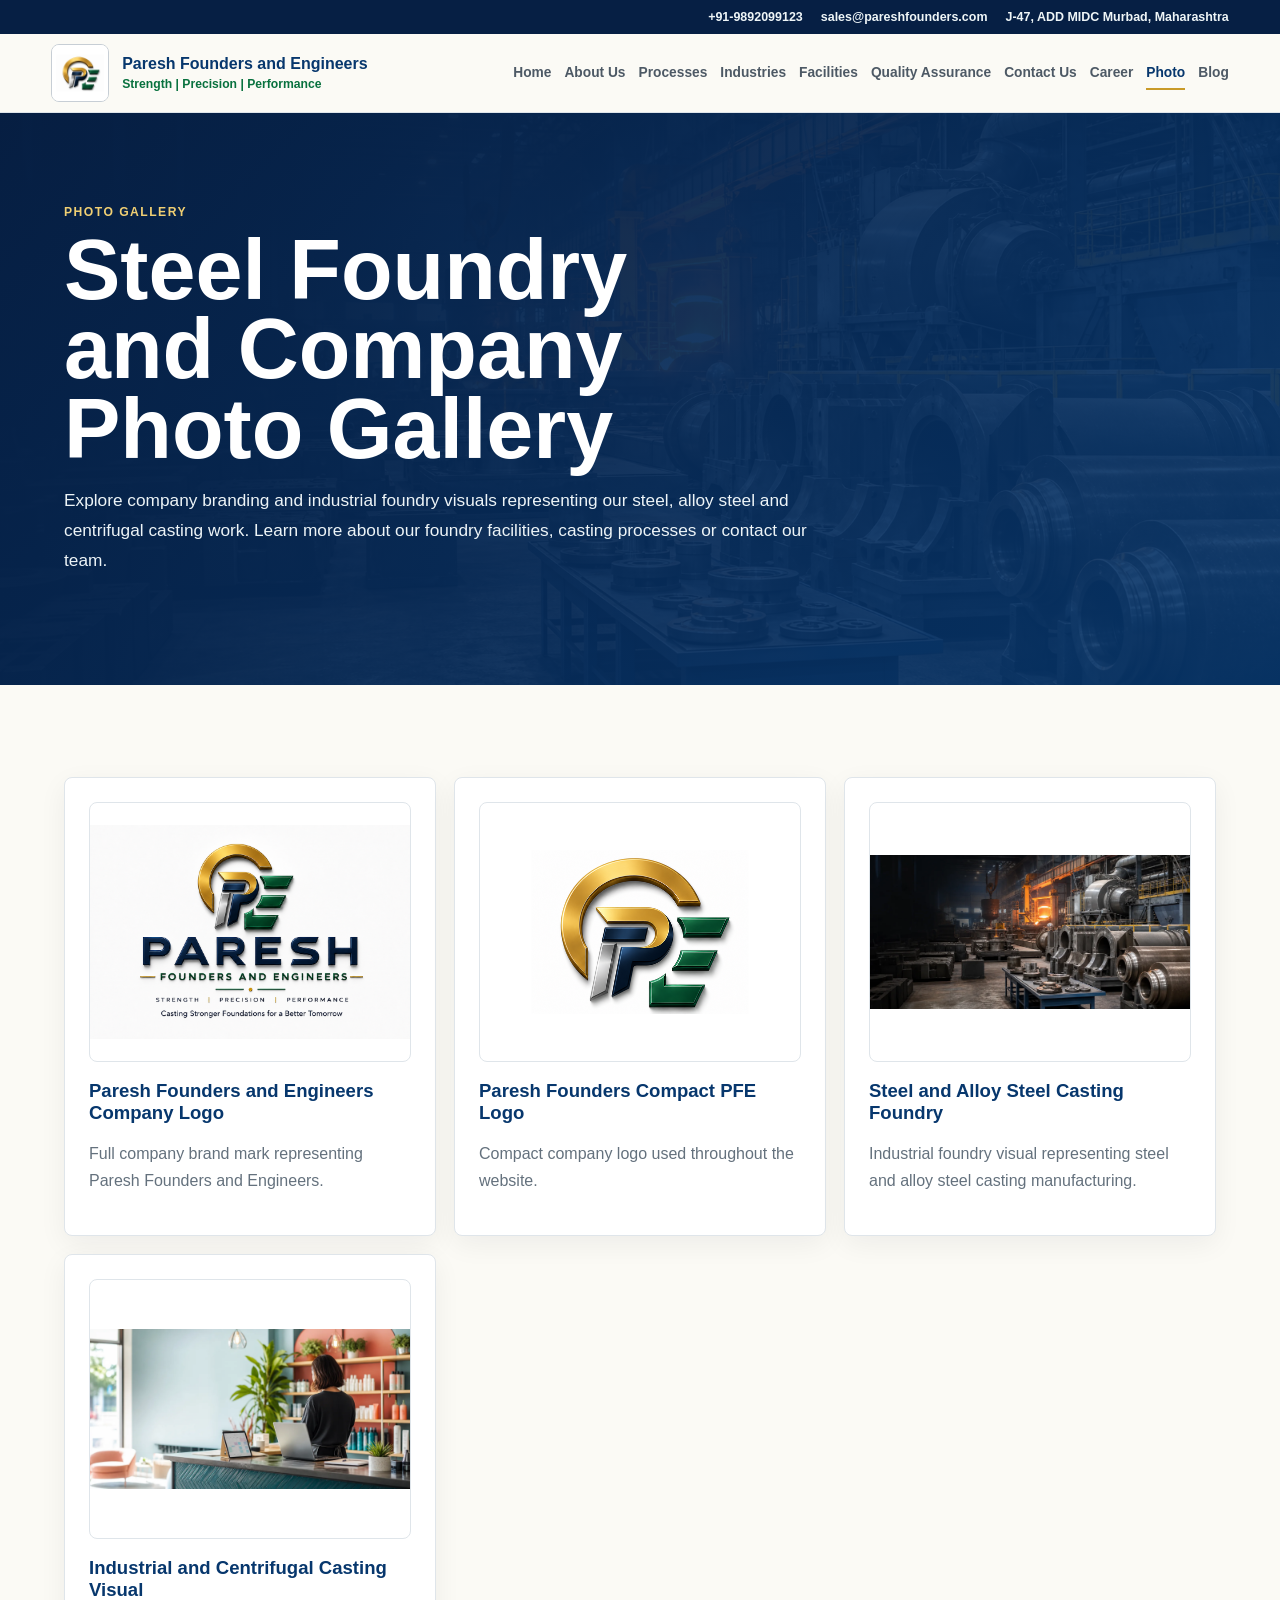
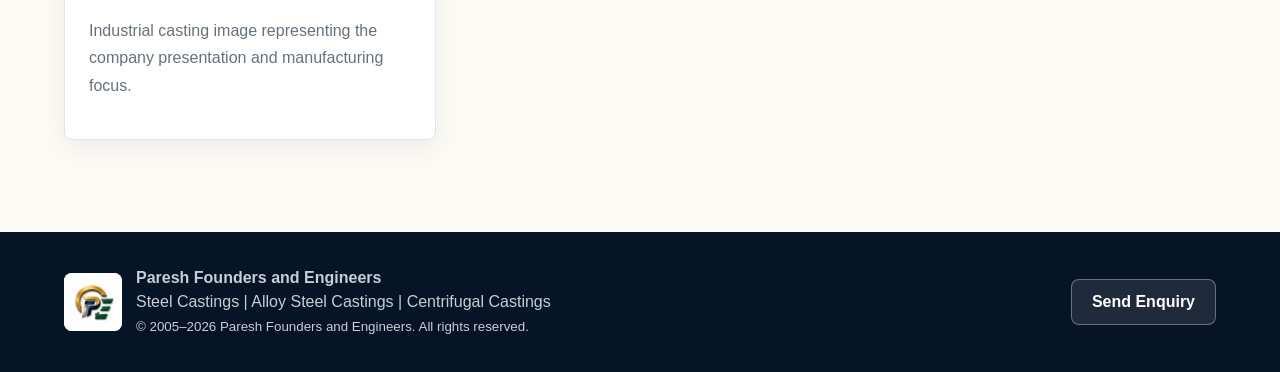
<file: photos.html>
<!doctype html>
<html lang="en">
  <head>
    <meta charset="utf-8">
    <meta name="viewport" content="width=device-width, initial-scale=1">
    <link rel="icon" href="assets/favicon.ico" sizes="any">
    <link rel="apple-touch-icon" href="assets/apple-touch-icon.png">
    <title>Steel Foundry Photo Gallery | Paresh Founders</title>
    <meta name="description" content="View Paresh Founders and Engineers company logos and industrial foundry visuals representing steel, alloy steel and centrifugal casting manufacturing.">
    <meta name="robots" content="index, follow, max-image-preview:large">
    <link rel="canonical" href="https://pareshfounders.com/photos.html">
    <meta property="og:type" content="website">
    <meta property="og:site_name" content="Paresh Founders and Engineers">
    <meta property="og:title" content="Steel Foundry Photo Gallery | Paresh Founders">
    <meta property="og:description" content="Company branding and foundry visuals representing steel, alloy steel and centrifugal casting manufacturing in Murbad, India.">
    <meta property="og:url" content="https://pareshfounders.com/photos.html">
    <meta property="og:image" content="https://pareshfounders.com/assets/foundry-hero.png">
    <meta property="og:image:alt" content="Steel foundry manufacturing visual from Paresh Founders and Engineers">
    <meta name="twitter:card" content="summary_large_image">
    <script type="application/ld+json">
      {
        "@context": "https://schema.org",
        "@graph": [
          {
            "@type": "CollectionPage",
            "@id": "https://pareshfounders.com/photos.html#webpage",
            "url": "https://pareshfounders.com/photos.html",
            "name": "Paresh Founders and Engineers Photo Gallery",
            "description": "Company logos and industrial foundry visuals from Paresh Founders and Engineers.",
            "about": { "@id": "https://pareshfounders.com/#organization" },
            "mainEntity": {
              "@type": "ItemList",
              "itemListElement": [
                { "@type": "ListItem", "position": 1, "item": { "@type": "ImageObject", "name": "Paresh Founders and Engineers Company Logo", "contentUrl": "https://pareshfounders.com/assets/pfe-full-logo.png" } },
                { "@type": "ListItem", "position": 2, "item": { "@type": "ImageObject", "name": "Paresh Founders and Engineers Compact Logo", "contentUrl": "https://pareshfounders.com/assets/pfe-logo.png" } },
                { "@type": "ListItem", "position": 3, "item": { "@type": "ImageObject", "name": "Steel Casting Foundry Manufacturing Visual", "contentUrl": "https://pareshfounders.com/assets/foundry-hero.png" } },
                { "@type": "ListItem", "position": 4, "item": { "@type": "ImageObject", "name": "Industrial Steel and Centrifugal Casting Visual", "contentUrl": "https://pareshfounders.com/assets/hero.png" } }
              ]
            }
          },
          {
            "@type": "BreadcrumbList",
            "itemListElement": [
              { "@type": "ListItem", "position": 1, "name": "Home", "item": "https://pareshfounders.com/" },
              { "@type": "ListItem", "position": 2, "name": "Photo Gallery", "item": "https://pareshfounders.com/photos.html" }
            ]
          }
        ]
      }
    </script>
    <link rel="stylesheet" href="styles.css">
  </head>
  <body data-page="photos">
    <header class="site-header">
      <div class="top-line"><a href="tel:+919892099123">+91-9892099123</a><a href="mailto:sales@pareshfounders.com">sales@pareshfounders.com</a><span>J-47, ADD MIDC Murbad, Maharashtra</span></div>
      <div class="nav-shell">
        <a class="brand" href="index.html"><img src="assets/pfe-logo.webp" width="512" height="512" alt="Paresh Founders and Engineers logo"><span><strong>Paresh Founders and Engineers</strong><small>Strength | Precision | Performance</small></span></a>
        <button class="nav-toggle" type="button" aria-expanded="false" aria-controls="main-nav" aria-label="Open menu"><span></span><span></span><span></span></button>
        <nav id="main-nav" class="main-nav" aria-label="Main navigation"><a data-nav="home" href="index.html">Home</a><a data-nav="about" href="about.html">About Us</a><a data-nav="processes" href="processes.html">Processes</a><a data-nav="industries" href="industries.html">Industries</a><a data-nav="facilities" href="facilities.html">Facilities</a><a data-nav="quality" href="quality.html">Quality Assurance</a><a data-nav="contact" href="contact.html">Contact Us</a><a data-nav="career" href="career.html">Career</a><a data-nav="photos" href="photos.html">Photo</a><a data-nav="blog" href="blog.html">Blog</a></nav>
      </div>
    </header>
    <main>
      <section class="page-hero">
        <p class="eyebrow">Photo Gallery</p>
        <h1>Steel Foundry and Company Photo Gallery</h1>
        <p>Explore company branding and industrial foundry visuals representing our steel, alloy steel and centrifugal casting work. Learn more about our <a href="facilities.html">foundry facilities</a>, <a href="processes.html">casting processes</a> or <a href="contact.html">contact our team</a>.</p>
      </section>
      <section class="section photos-section"><h2 style="position:absolute;width:1px;height:1px;padding:0;margin:-1px;overflow:hidden;clip:rect(0,0,0,0);white-space:nowrap;border:0;">Company Logos and Industrial Foundry Images</h2>
        <div class="photo-grid">
          <article><img src="assets/pfe-full-logo.webp" width="1024" height="683" alt="Paresh Founders and Engineers full company logo" loading="lazy" decoding="async"><h3>Paresh Founders and Engineers Company Logo</h3><p>Full company brand mark representing Paresh Founders and Engineers.</p></article>
          <article><img src="assets/pfe-logo.webp" width="512" height="512" alt="Paresh Founders and Engineers compact PFE logo" loading="lazy" decoding="async"><h3>Paresh Founders Compact PFE Logo</h3><p>Compact company logo used throughout the website.</p></article>
          <article><img src="assets/foundry-hero.webp" width="1600" height="770" alt="Industrial steel and alloy steel casting foundry manufacturing visual" loading="lazy" decoding="async"><h3>Steel and Alloy Steel Casting Foundry</h3><p>Industrial foundry visual representing steel and alloy steel casting manufacturing.</p></article>
          <article><img src="assets/hero.webp" width="1600" height="800" alt="Industrial steel and centrifugal casting manufacturing visual" loading="lazy" decoding="async"><h3>Industrial and Centrifugal Casting Visual</h3><p>Industrial casting image representing the company presentation and manufacturing focus.</p></article>
        </div>
      </section>
    </main>
    <footer class="footer"><div><img src="assets/pfe-logo.webp" width="512" height="512" alt="Paresh Founders and Engineers photo gallery logo"><p><b>Paresh Founders and Engineers</b><br>Steel Castings | Alloy Steel Castings | Centrifugal Castings<br><small>&copy; 2005&ndash;2026 Paresh Founders and Engineers. All rights reserved.</small></p></div><a class="btn secondary" href="contact.html">Send Enquiry</a></footer>
    <script src="script.js"></script>
  </body>
</html>
</file>
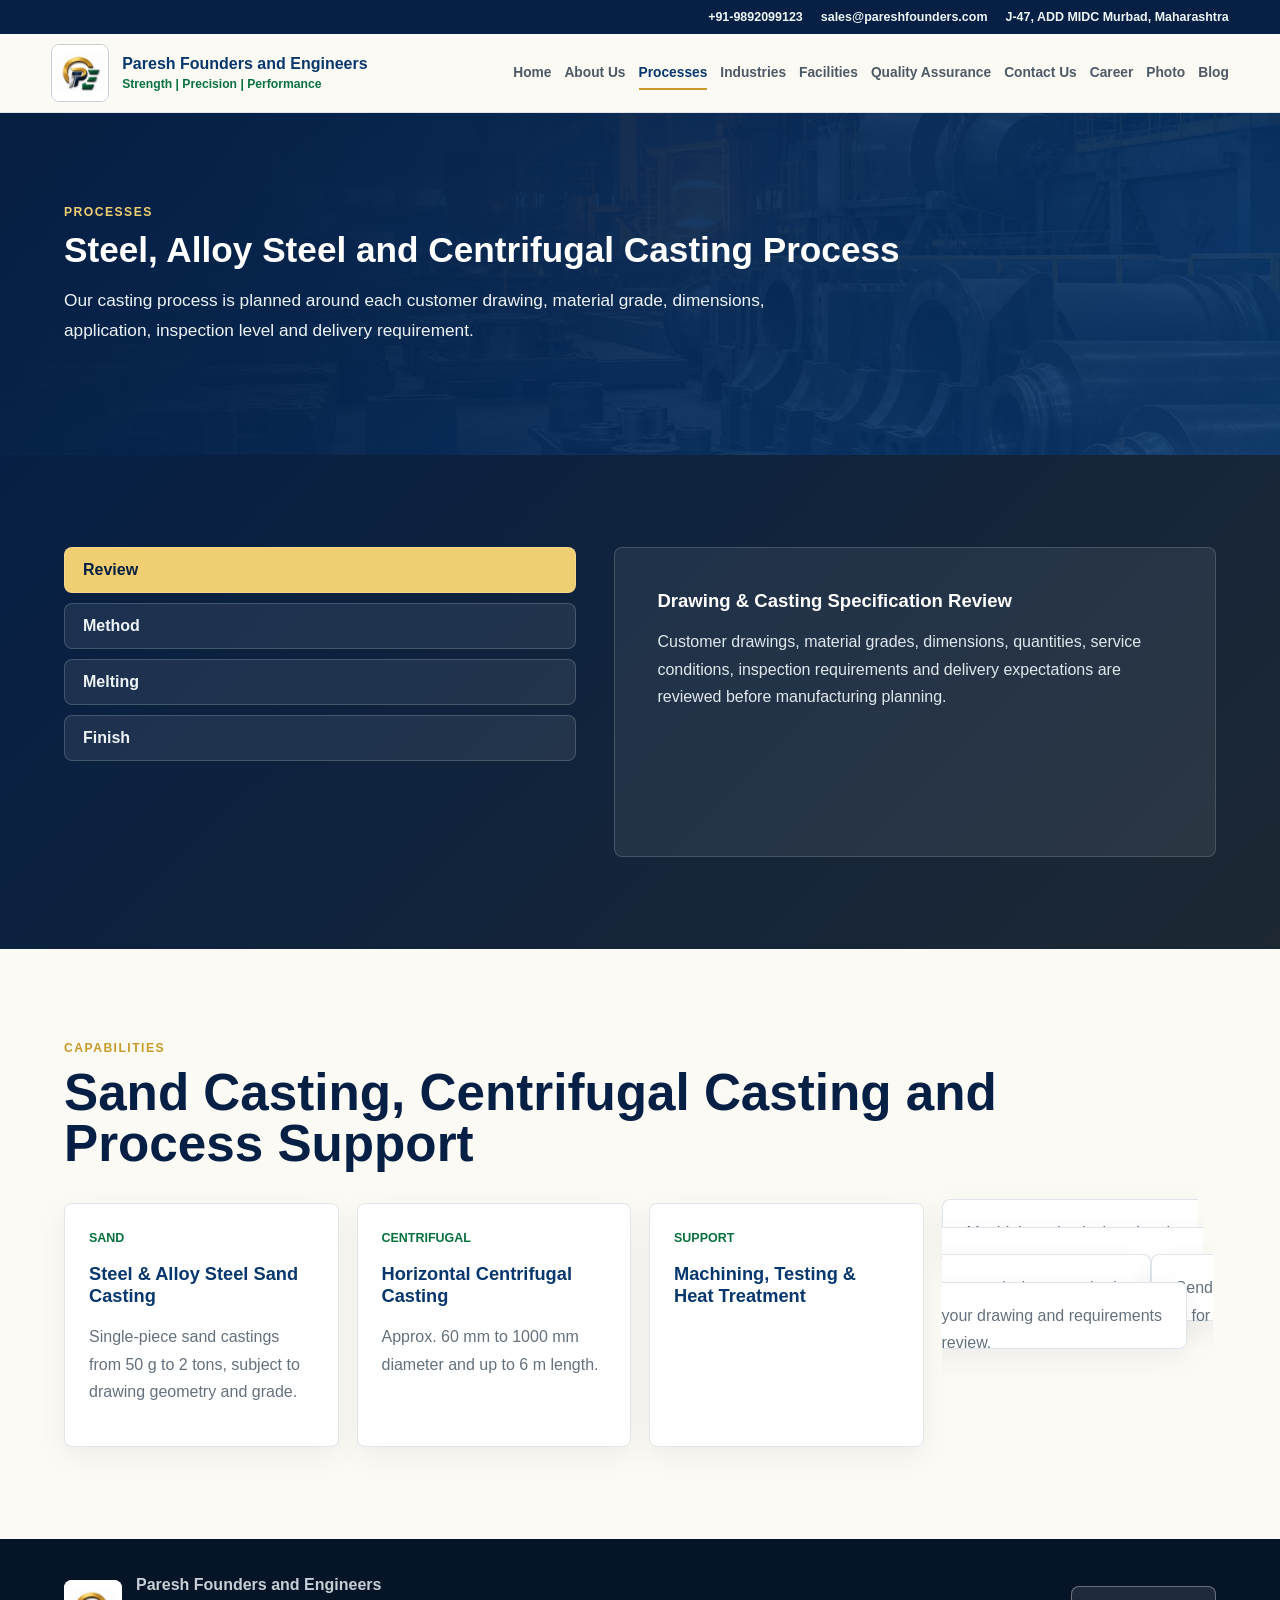
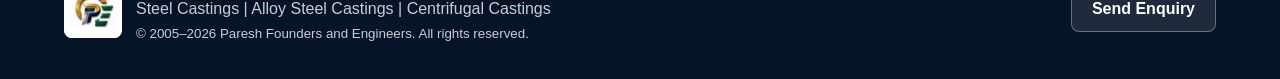
<file: processes.html>
<!doctype html>
<html lang="en">
  <head>
    <meta charset="utf-8">
    <meta name="viewport" content="width=device-width, initial-scale=1">
    <link rel="icon" href="assets/favicon.ico" sizes="any">
    <link rel="apple-touch-icon" href="assets/apple-touch-icon.png">
    <title>Steel &amp; Centrifugal Casting Process | Paresh Founders</title>
    <meta name="description" content="Explore our steel, alloy steel, sand and centrifugal casting process - from drawing review and induction melting to inspection, finishing and dispatch.">
    <meta name="robots" content="index, follow, max-image-preview:large">
    <link rel="canonical" href="https://pareshfounders.com/processes.html">
    <meta property="og:type" content="website">
    <meta property="og:site_name" content="Paresh Founders and Engineers">
    <meta property="og:title" content="Steel &amp; Centrifugal Casting Process | Paresh Founders">
    <meta property="og:description" content="From drawing review and method planning to melting, chemical control, inspection, finishing and dispatch.">
    <meta property="og:url" content="https://pareshfounders.com/processes.html">
    <meta property="og:image" content="https://pareshfounders.com/assets/foundry-hero.png">
    <meta property="og:image:alt" content="Steel and centrifugal casting manufacturing process at Paresh Founders and Engineers">
    <meta name="twitter:card" content="summary_large_image">
    <script type="application/ld+json">
      {
        "@context": "https://schema.org",
        "@graph": [
          {
            "@type": "WebPage",
            "@id": "https://pareshfounders.com/processes.html#webpage",
            "url": "https://pareshfounders.com/processes.html",
            "name": "Steel and Centrifugal Casting Manufacturing Process",
            "description": "Manufacturing process from drawing and specification review through method planning, melting, inspection, finishing and dispatch.",
            "about": { "@id": "https://pareshfounders.com/#organization" },
            "mainEntity": {
              "@type": "ItemList",
              "itemListOrder": "https://schema.org/ItemListOrderAscending",
              "itemListElement": [
                { "@type": "ListItem", "position": 1, "name": "Drawing and Specification Review" },
                { "@type": "ListItem", "position": 2, "name": "Casting Method Planning" },
                { "@type": "ListItem", "position": 3, "name": "Induction Melting and Chemical Control" },
                { "@type": "ListItem", "position": 4, "name": "Fettling, Inspection and Dispatch" }
              ]
            }
          },
          {
            "@type": "BreadcrumbList",
            "itemListElement": [
              { "@type": "ListItem", "position": 1, "name": "Home", "item": "https://pareshfounders.com/" },
              { "@type": "ListItem", "position": 2, "name": "Processes", "item": "https://pareshfounders.com/processes.html" }
            ]
          }
        ]
      }
    </script>
    <link rel="stylesheet" href="styles.css">
  </head>
  <body data-page="processes">
    <header class="site-header"><div class="top-line"><a href="tel:+919892099123">+91-9892099123</a><a href="mailto:sales@pareshfounders.com">sales@pareshfounders.com</a><span>J-47, ADD MIDC Murbad, Maharashtra</span></div><div class="nav-shell"><a class="brand" href="index.html"><img src="assets/pfe-logo.webp" width="512" height="512" alt="Paresh Founders and Engineers logo"><span><strong>Paresh Founders and Engineers</strong><small>Strength | Precision | Performance</small></span></a><button class="nav-toggle" type="button" aria-expanded="false" aria-controls="main-nav" aria-label="Open menu"><span></span><span></span><span></span></button><nav id="main-nav" class="main-nav" aria-label="Main navigation"><a data-nav="home" href="index.html">Home</a><a data-nav="about" href="about.html">About Us</a><a data-nav="processes" href="processes.html">Processes</a><a data-nav="industries" href="industries.html">Industries</a><a data-nav="facilities" href="facilities.html">Facilities</a><a data-nav="quality" href="quality.html">Quality Assurance</a><a data-nav="contact" href="contact.html">Contact Us</a><a data-nav="career" href="career.html">Career</a><a data-nav="photos" href="photos.html">Photo</a><a data-nav="blog" href="blog.html">Blog</a></nav></div></header>
    <main>
      <section class="page-hero"><p class="eyebrow">Processes</p><h1 class="single-line-title">Steel, Alloy Steel and Centrifugal Casting Process</h1><p>Our casting process is planned around each customer drawing, material grade, dimensions, application, inspection level and delivery requirement.</p></section>
      <section class="section process-section">
        <div class="process-layout">
          <div class="process-tabs" role="tablist" aria-label="Steel casting manufacturing process"><button class="process-tab active" type="button" data-tab="review">Review</button><button class="process-tab" type="button" data-tab="method">Method</button><button class="process-tab" type="button" data-tab="melting">Melting</button><button class="process-tab" type="button" data-tab="finish">Finish</button></div>
          <div class="process-panels">
            <article class="process-panel active" data-panel="review"><h3>Drawing &amp; Casting Specification Review</h3><p>Customer drawings, material grades, dimensions, quantities, service conditions, inspection requirements and delivery expectations are reviewed before manufacturing planning.</p></article>
            <article class="process-panel" data-panel="method"><h3>Sand &amp; Centrifugal Casting Method Planning</h3><p>Pattern, core, moulding, risering, gating and process sequence are planned according to component geometry, casting method, material grade and service requirement.</p></article>
            <article class="process-panel" data-panel="melting"><h3>Induction Melting &amp; Chemical Composition Control</h3><p>Induction melting, controlled charge preparation and spectrometer analysis support carbon steel, low-alloy, stainless steel, heat-resistant, corrosion-resistant and high-alloy castings.</p></article>
            <article class="process-panel" data-panel="finish"><h3>Fettling, Quality Inspection &amp; Dispatch</h3><p>Runners, risers and fins are removed before castings are finished and checked according to agreed <a href="quality.html">quality and inspection requirements</a>, then dispatched with applicable records and documentation.</p></article>
          </div>
        </div>
      </section>
      <section class="section"><div class="section-head"><p class="eyebrow">Capabilities</p><h2>Sand Casting, Centrifugal Casting and Process Support</h2></div><div class="link-grid"><a href="industries.html"><span>Sand</span><h3 style="display: contents;"><b>Steel &amp; Alloy Steel Sand Casting</b></h3><p>Single-piece sand castings from 50 g to 2 tons, subject to drawing geometry and grade.</p></a><a href="industries.html"><span>Centrifugal</span><h3 style="display: contents;"><b>Horizontal Centrifugal Casting</b></h3><p>Approx. 60 mm to 1000 mm diameter and up to 6 m length.</p></a><a href="facilities.html"><span>Support</span><h3 style="display: contents;"><b>Machining, Testing &amp; Heat Treatment</b></h3><p>Machining, physical testing, heat treatment and pattern making can be arranged where required. <a href="contact.html">Send your drawing and requirements</a> for review.</p></a></div></section>
    </main>
    <footer class="footer"><div><img src="assets/pfe-logo.webp" width="512" height="512" alt="Paresh Founders and Engineers casting process logo"><p><b>Paresh Founders and Engineers</b><br>Steel Castings | Alloy Steel Castings | Centrifugal Castings<br><small>&copy; 2005&ndash;2026 Paresh Founders and Engineers. All rights reserved.</small></p></div><a class="btn secondary" href="contact.html">Send Enquiry</a></footer><script src="script.js"></script>
  </body>
</html>
</file>
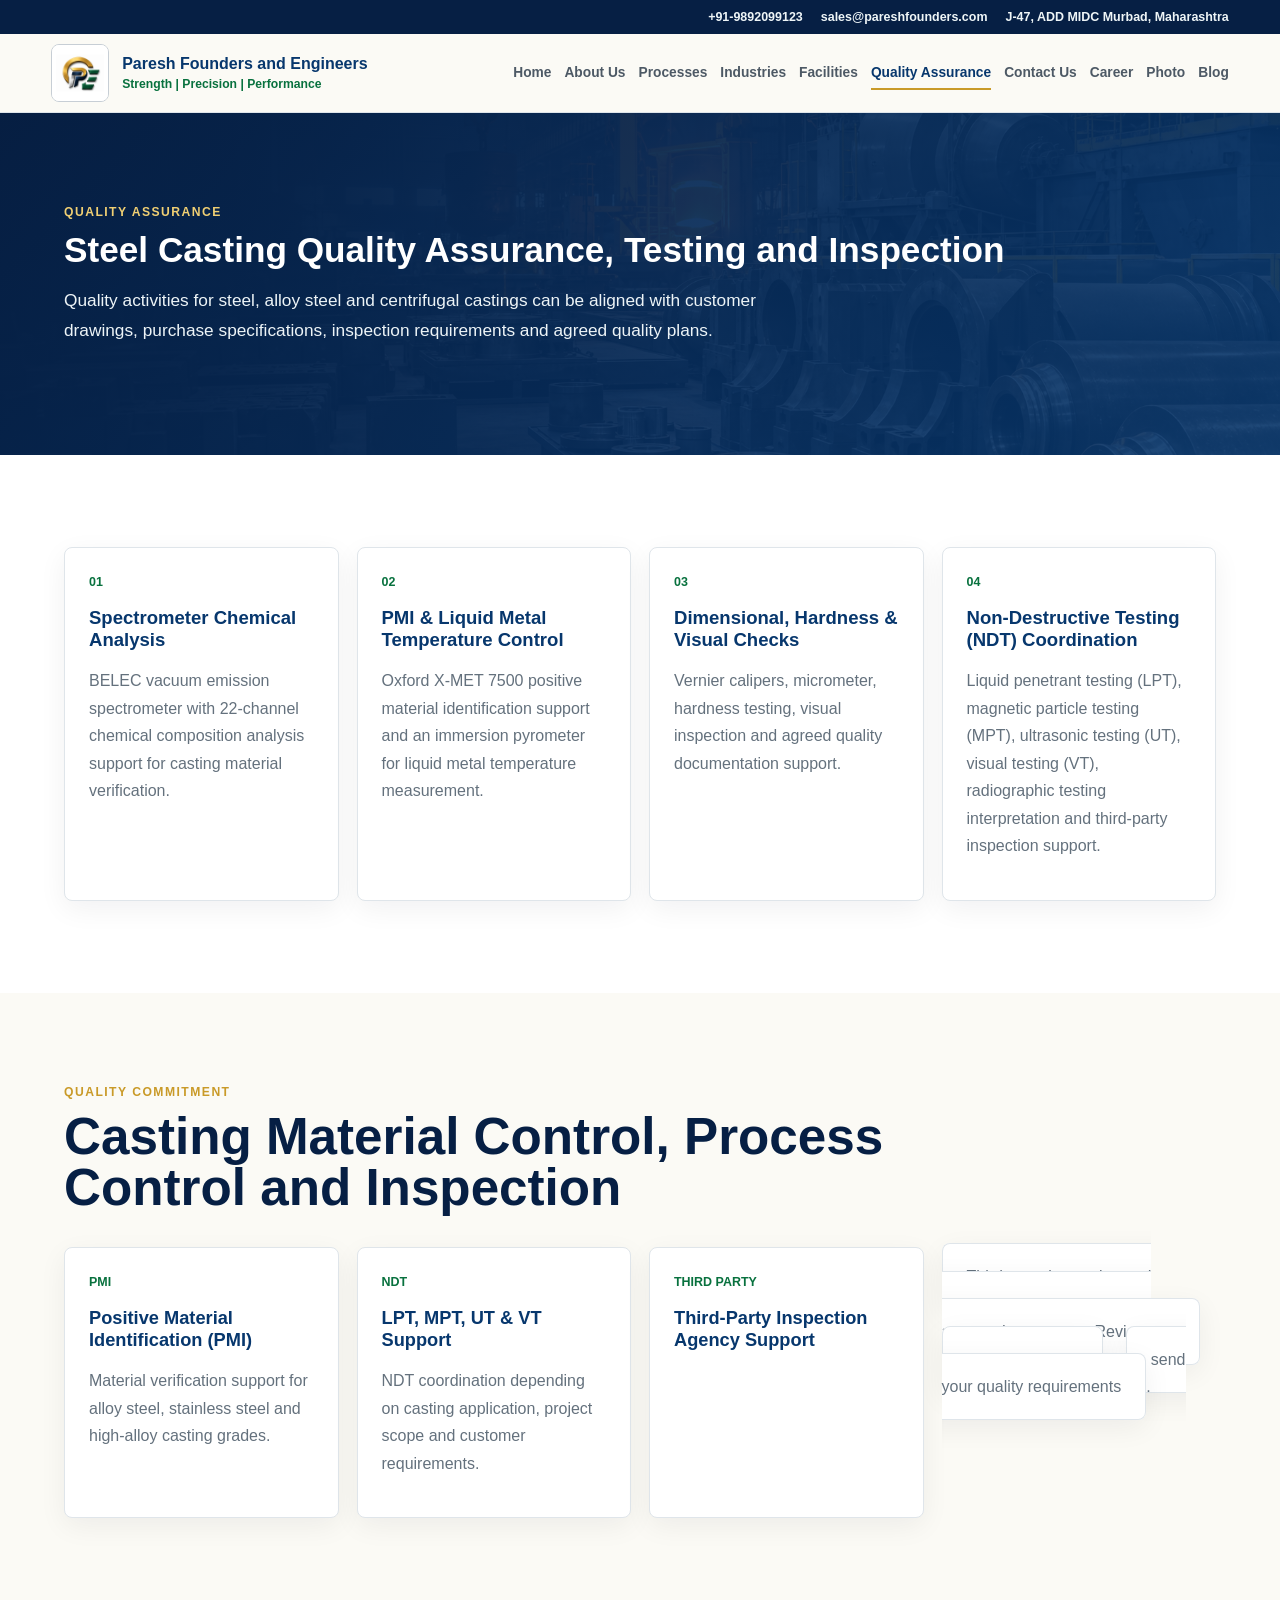
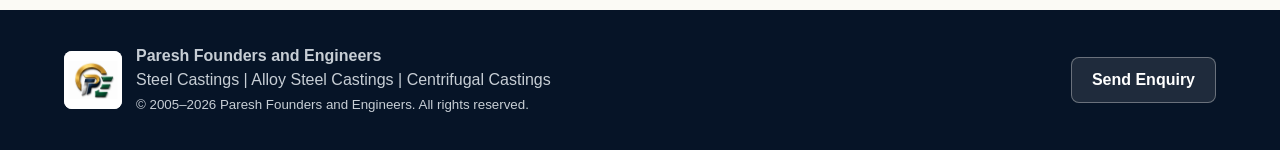
<file: quality.html>
<!doctype html>
<html lang="en">
  <head>
    <meta charset="utf-8">
    <meta name="viewport" content="width=device-width, initial-scale=1">
    <link rel="icon" href="assets/favicon.ico" sizes="any">
    <link rel="apple-touch-icon" href="assets/apple-touch-icon.png">
    <title>Steel Casting Quality Assurance &amp; Testing | Paresh Founders</title>
    <meta name="description" content="Steel casting quality assurance with spectrometer analysis, PMI, dimensional checks, hardness testing, NDT coordination and third-party inspection support.">
    <meta name="robots" content="index, follow, max-image-preview:large">
    <link rel="canonical" href="https://pareshfounders.com/quality.html">
    <meta property="og:type" content="website">
    <meta property="og:site_name" content="Paresh Founders and Engineers">
    <meta property="og:title" content="Steel Casting Quality Assurance &amp; Testing | Paresh Founders">
    <meta property="og:description" content="Spectrometer analysis, PMI, dimensional and hardness checks, NDT coordination and third-party inspection support for industrial castings.">
    <meta property="og:url" content="https://pareshfounders.com/quality.html">
    <meta property="og:image" content="https://pareshfounders.com/assets/foundry-hero.png">
    <meta property="og:image:alt" content="Steel casting quality assurance and inspection at Paresh Founders and Engineers">
    <meta name="twitter:card" content="summary_large_image">
    <script type="application/ld+json">
      {
        "@context": "https://schema.org",
        "@graph": [
          {
            "@type": "WebPage",
            "@id": "https://pareshfounders.com/quality.html#webpage",
            "url": "https://pareshfounders.com/quality.html",
            "name": "Steel Casting Quality Assurance and Testing",
            "description": "Inspection, testing and documentation support for steel, alloy steel and centrifugal castings.",
            "about": { "@id": "https://pareshfounders.com/#organization" },
            "mainEntity": {
              "@type": "ItemList",
              "itemListElement": [
                { "@type": "ListItem", "position": 1, "name": "Spectrometer Chemical Analysis" },
                { "@type": "ListItem", "position": 2, "name": "Positive Material Identification and Temperature Control" },
                { "@type": "ListItem", "position": 3, "name": "Dimensional, Hardness and Visual Inspection" },
                { "@type": "ListItem", "position": 4, "name": "Non-Destructive Testing Coordination" }
              ]
            }
          },
          {
            "@type": "BreadcrumbList",
            "itemListElement": [
              { "@type": "ListItem", "position": 1, "name": "Home", "item": "https://pareshfounders.com/" },
              { "@type": "ListItem", "position": 2, "name": "Quality Assurance", "item": "https://pareshfounders.com/quality.html" }
            ]
          }
        ]
      }
    </script>
    <link rel="stylesheet" href="styles.css">
  </head>
  <body data-page="quality">
    <header class="site-header"><div class="top-line"><a href="tel:+919892099123">+91-9892099123</a><a href="mailto:sales@pareshfounders.com">sales@pareshfounders.com</a><span>J-47, ADD MIDC Murbad, Maharashtra</span></div><div class="nav-shell"><a class="brand" href="index.html"><img src="assets/pfe-logo.webp" width="512" height="512" alt="Paresh Founders and Engineers logo"><span><strong>Paresh Founders and Engineers</strong><small>Strength | Precision | Performance</small></span></a><button class="nav-toggle" type="button" aria-expanded="false" aria-controls="main-nav" aria-label="Open menu"><span></span><span></span><span></span></button><nav id="main-nav" class="main-nav" aria-label="Main navigation"><a data-nav="home" href="index.html">Home</a><a data-nav="about" href="about.html">About Us</a><a data-nav="processes" href="processes.html">Processes</a><a data-nav="industries" href="industries.html">Industries</a><a data-nav="facilities" href="facilities.html">Facilities</a><a data-nav="quality" href="quality.html">Quality Assurance</a><a data-nav="contact" href="contact.html">Contact Us</a><a data-nav="career" href="career.html">Career</a><a data-nav="photos" href="photos.html">Photo</a><a data-nav="blog" href="blog.html">Blog</a></nav></div></header>
    <main>
      <section class="page-hero"><p class="eyebrow">Quality Assurance</p><h1 class="single-line-title">Steel Casting Quality Assurance, Testing and Inspection</h1><p>Quality activities for steel, alloy steel and centrifugal castings can be aligned with customer drawings, purchase specifications, inspection requirements and agreed quality plans.</p></section>
      <section class="section quality-section"><div class="quality-grid"><article><span>01</span><h3>Spectrometer Chemical Analysis</h3><p>BELEC vacuum emission spectrometer with 22-channel chemical composition analysis support for casting material verification.</p></article><article><span>02</span><h3>PMI &amp; Liquid Metal Temperature Control</h3><p>Oxford X-MET 7500 positive material identification support and an immersion pyrometer for liquid metal temperature measurement.</p></article><article><span>03</span><h3>Dimensional, Hardness &amp; Visual Checks</h3><p>Vernier calipers, micrometer, hardness testing, visual inspection and agreed quality documentation support.</p></article><article><span>04</span><h3>Non-Destructive Testing (NDT) Coordination</h3><p>Liquid penetrant testing (LPT), magnetic particle testing (MPT), ultrasonic testing (UT), visual testing (VT), radiographic testing interpretation and third-party inspection support.</p></article></div></section>
      <section class="section"><div class="section-head"><p class="eyebrow">Quality Commitment</p><h2>Casting Material Control, Process Control and Inspection</h2></div><div class="link-grid"><a href="contact.html"><span>PMI</span><h3 style="display: contents;"><b>Positive Material Identification (PMI)</b></h3><p>Material verification support for alloy steel, stainless steel and high-alloy casting grades.</p></a><a href="contact.html"><span>NDT</span><h3 style="display: contents;"><b>LPT, MPT, UT &amp; VT Support</b></h3><p>NDT coordination depending on casting application, project scope and customer requirements.</p></a><a href="contact.html"><span>Third Party</span><h3 style="display: contents;"><b>Third-Party Inspection Agency Support</b></h3><p>Third-party inspection and applicable certification can be arranged on request. Review our <a href="processes.html">casting process</a> or <a href="contact.html">send your quality requirements</a>.</p></a></div></section>
    </main>
    <footer class="footer"><div><img src="assets/pfe-logo.webp" width="512" height="512" alt="Paresh Founders and Engineers casting quality assurance logo"><p><b>Paresh Founders and Engineers</b><br>Steel Castings | Alloy Steel Castings | Centrifugal Castings<br><small>&copy; 2005&ndash;2026 Paresh Founders and Engineers. All rights reserved.</small></p></div><a class="btn secondary" href="contact.html">Send Enquiry</a></footer><script src="script.js"></script>
  </body>
</html>
</file>
<file: styles.css>
:root {
  --royal: #07376d;
  --royal-2: #061f44;
  --gold: #c99a28;
  --gold-light: #f0cf73;
  --steel: #4d5965;
  --steel-dark: #1d2833;
  --silver: #c7ced5;
  --silver-2: #e8edf1;
  --pearl: #fbfaf5;
  --green: #08713e;
  --ink: #111923;
  --muted: #64717d;
  --line: #dfe5ea;
  --white: #ffffff;
  --shadow: 0 20px 60px rgba(6, 31, 68, 0.16);
}

* { box-sizing: border-box; }
html { scroll-behavior: smooth; }
body {
  margin: 0;
  color: var(--ink);
  background: var(--pearl);
  font-family: Arial, Helvetica, sans-serif;
}
a { color: inherit; text-decoration: none; }
button, input, select, textarea { font: inherit; }
button { cursor: pointer; }
img { display: block; max-width: 100%; }
h1, h2, h3, p, span, strong, a, li { overflow-wrap: anywhere; }

.site-header {
  position: sticky;
  top: 0;
  z-index: 50;
  background: rgba(251, 250, 245, 0.97);
  border-bottom: 1px solid var(--line);
  backdrop-filter: blur(16px);
}
.top-line {
  display: flex;
  align-items: center;
  justify-content: flex-end;
  gap: 18px;
  min-height: 34px;
  padding: 0 clamp(16px, 4vw, 70px);
  color: #eef5f7;
  background: var(--royal-2);
  font-size: 0.78rem;
  font-weight: 700;
}
.top-line a:hover { color: var(--gold-light); }
.nav-shell {
  display: flex;
  align-items: center;
  justify-content: space-between;
  gap: 18px;
  min-height: 78px;
  padding: 10px clamp(16px, 4vw, 70px);
}
.brand {
  display: inline-flex;
  align-items: center;
  gap: 13px;
  min-width: 300px;
}
.brand img {
  flex: 0 0 58px;
  width: 58px;
  height: 58px;
  object-fit: contain;
  border: 1px solid var(--silver);
  border-radius: 8px;
  background: var(--white);
}
.brand strong {
  display: block;
  color: var(--royal);
  line-height: 1.08;
}
.brand small {
  display: block;
  margin-top: 4px;
  color: var(--green);
  font-size: 0.76rem;
  font-weight: 900;
}
.main-nav {
  display: flex;
  align-items: center;
  justify-content: flex-end;
  gap: 13px;
  color: var(--steel);
  font-size: 0.86rem;
  font-weight: 900;
}
.main-nav a {
  padding: 8px 0;
  border-bottom: 2px solid transparent;
}
.main-nav a:hover {
  color: var(--royal);
  border-bottom-color: var(--gold);
}
.main-nav a.active {
  color: var(--royal);
  border-bottom-color: var(--gold);
}
.nav-toggle {
  display: none;
  width: 44px;
  height: 44px;
  border: 1px solid var(--line);
  border-radius: 8px;
  background: var(--white);
}
.nav-toggle span {
  display: block;
  height: 2px;
  margin: 5px 10px;
  background: var(--royal);
}

.hero {
  position: relative;
  min-height: calc(100vh - 112px);
  overflow: hidden;
  color: var(--white);
}
.hero-bg,
.hero-shade {
  position: absolute;
  inset: 0;
}
.hero-bg {
  width: 100%;
  height: 100%;
  object-fit: cover;
}
.hero-shade {
  background:
    linear-gradient(90deg, rgba(6, 31, 68, 0.96) 0%, rgba(7, 55, 109, 0.78) 48%, rgba(8, 113, 62, 0.2) 100%),
    linear-gradient(0deg, rgba(6, 31, 68, 0.72), rgba(6, 31, 68, 0.05));
}
.hero-inner {
  position: relative;
  z-index: 1;
  display: grid;
  grid-template-columns: minmax(0, 1fr) 420px;
  align-items: center;
  gap: clamp(28px, 5vw, 68px);
  min-height: calc(100vh - 112px);
  padding: 72px clamp(18px, 5vw, 78px);
}
.hero-copy {
  max-width: 850px;
}
.eyebrow {
  margin: 0 0 12px;
  color: var(--gold-light);
  font-size: 0.76rem;
  font-weight: 900;
  letter-spacing: 0.12em;
  text-transform: uppercase;
}
h1 {
  margin: 0;
  max-width: 12ch;
  font-size: clamp(3rem, 6.6vw, 6.4rem);
  line-height: 0.94;
  letter-spacing: 0;
}
h2 {
  margin: 0;
  max-width: 980px;
  color: var(--royal-2);
  font-size: clamp(2rem, 4vw, 4rem);
  line-height: 1;
  letter-spacing: 0;
}
h3 {
  margin: 0 0 10px;
  color: var(--royal);
  font-size: 1.16rem;
}
.hero-copy p:not(.eyebrow) {
  max-width: 64ch;
  color: #eef5f7;
  font-size: 1.08rem;
  line-height: 1.72;
}
.hero-actions,
.blog-filter {
  display: flex;
  flex-wrap: wrap;
  gap: 12px;
  margin-top: 28px;
}
.btn,
.filter,
.process-tab,
.accordion-button,
.small-action {
  min-height: 46px;
  border: 1px solid transparent;
  border-radius: 8px;
  font-weight: 900;
}
.btn {
  display: inline-flex;
  align-items: center;
  justify-content: center;
  padding: 0 20px;
}
.primary {
  color: var(--white);
  background: var(--green);
  box-shadow: 0 12px 26px rgba(8, 113, 62, 0.24);
}
.primary:hover { background: #0a8349; }
.secondary {
  color: var(--white);
  border-color: rgba(251, 250, 245, 0.34);
  background: rgba(251, 250, 245, 0.1);
}
.hero-panel {
  border: 1px solid rgba(251, 250, 245, 0.22);
  border-radius: 8px;
  padding: 22px;
  background: rgba(251, 250, 245, 0.94);
  box-shadow: var(--shadow);
}
.hero-panel img {
  width: 100%;
  max-height: 210px;
  object-fit: contain;
  border-radius: 8px;
  background: var(--white);
}
.hero-panel dl {
  display: grid;
  gap: 10px;
  margin: 18px 0 0;
}
.hero-panel div {
  padding: 13px 0;
  border-top: 1px solid var(--line);
}
.hero-panel dt {
  color: var(--gold);
  font-size: 0.76rem;
  font-weight: 900;
  text-transform: uppercase;
}
.hero-panel dd {
  margin: 4px 0 0;
  color: var(--royal-2);
  font-weight: 900;
}

.metric-band {
  display: grid;
  grid-template-columns: repeat(4, minmax(0, 1fr));
  border-top: 1px solid rgba(251, 250, 245, 0.18);
  border-bottom: 1px solid var(--line);
  background: var(--royal-2);
}
.metric-band article {
  padding: 26px clamp(18px, 4vw, 46px);
  border-right: 1px solid rgba(251, 250, 245, 0.14);
}
.metric-band article:last-child { border-right: 0; }
.metric-band span {
  display: block;
  color: var(--gold-light);
  font-size: 1.38rem;
  font-weight: 900;
}
.metric-band p {
  margin: 7px 0 0;
  color: var(--silver);
}

.section {
  padding: 92px clamp(18px, 5vw, 78px);
}
.page-hero {
  position: relative;
  padding: 92px clamp(18px, 5vw, 78px);
  color: var(--white);
  background:
    linear-gradient(135deg, rgba(6, 31, 68, 0.96), rgba(7, 55, 109, 0.9)),
    url("assets/foundry-hero.png") center/cover;
}
.page-hero h1 {
  max-width: 12ch;
}
.page-hero h1.single-line-title {
  max-width: none;
  white-space: nowrap;
  font-size: clamp(2rem, 2.75vw, 2.45rem);
  line-height: 1.08;
}
.page-hero p:not(.eyebrow) {
  max-width: 760px;
  color: #edf4f7;
  font-size: 1.08rem;
  line-height: 1.72;
}
.page-hero .eyebrow {
  color: var(--gold-light);
}
.page-contact {
  padding: 92px clamp(18px, 5vw, 78px);
}
.page-contact h1 {
  max-width: 12ch;
  margin: 0;
  font-size: clamp(2.8rem, 5.8vw, 5.6rem);
  line-height: 0.96;
}
.section-head {
  margin-bottom: 34px;
}
.section-head.row {
  display: flex;
  align-items: end;
  justify-content: space-between;
  gap: 24px;
}
.section-head .eyebrow,
.about-section .eyebrow,
.products-section .eyebrow,
.facilities-section .eyebrow,
.quality-section .eyebrow,
.career-section .eyebrow,
.blog-section .eyebrow {
  color: var(--gold);
}

.about-grid,
.process-layout,
.facility-board,
.contact-section {
  display: grid;
  grid-template-columns: 0.92fr 1.08fr;
  gap: 38px;
}
.story {
  max-width: 760px;
}
.story p,
.link-grid p,
.product-grid p,
.process-panel p,
.accordion-panel p,
.quality-grid p,
.career-grid p,
.blog-grid p,
.address-lines p {
  color: var(--muted);
  line-height: 1.72;
}
.commitments {
  display: grid;
  gap: 14px;
}
.commitments article {
  min-height: 104px;
  padding: 22px;
  border-left: 4px solid var(--gold);
  border-radius: 8px;
  background: var(--white);
  box-shadow: 0 8px 28px rgba(17, 25, 35, 0.06);
}
.commitments b {
  display: block;
  color: var(--royal);
}
.commitments span {
  display: block;
  margin-top: 8px;
  color: var(--muted);
  line-height: 1.5;
}
.link-grid {
  display: grid;
  grid-template-columns: repeat(4, minmax(0, 1fr));
  gap: 18px;
}
.link-grid a {
  min-height: 220px;
  padding: 24px;
  border: 1px solid var(--line);
  border-radius: 8px;
  background: var(--white);
  box-shadow: 0 8px 28px rgba(17, 25, 35, 0.06);
}
.link-grid a:hover {
  border-color: rgba(201, 154, 40, 0.72);
  box-shadow: var(--shadow);
}
.link-grid span {
  display: inline-block;
  margin-bottom: 18px;
  color: var(--green);
  font-size: 0.78rem;
  font-weight: 900;
  text-transform: uppercase;
}
.link-grid b {
  display: block;
  color: var(--royal);
  font-size: 1.14rem;
}

.process-section {
  color: var(--white);
  background: linear-gradient(135deg, var(--royal-2), var(--steel-dark));
}
.process-section h2,
.process-section h3 { color: var(--white); }
.process-tabs {
  display: grid;
  gap: 10px;
  align-self: start;
}
.process-tab {
  width: 100%;
  padding: 0 18px;
  color: #edf4f7;
  border-color: rgba(251, 250, 245, 0.18);
  background: rgba(251, 250, 245, 0.08);
  text-align: left;
}
.process-tab.active {
  color: var(--royal-2);
  background: var(--gold-light);
}
.process-panels {
  min-height: 310px;
  border: 1px solid rgba(251, 250, 245, 0.16);
  border-radius: 8px;
  background: rgba(251, 250, 245, 0.07);
}
.process-panel {
  display: none;
  padding: clamp(24px, 4vw, 42px);
}
.process-panel.active { display: block; }
.process-panel p { color: #dfe8ed; }

.search,
input,
select,
textarea {
  width: 100%;
  border: 1px solid var(--line);
  border-radius: 8px;
  padding: 13px 14px;
  color: var(--ink);
  background: var(--white);
}
.search {
  max-width: 360px;
  border-color: var(--silver);
}
.product-grid,
.quality-grid,
.career-grid,
.blog-grid,
.photo-grid {
  display: grid;
  grid-template-columns: repeat(3, minmax(0, 1fr));
  gap: 18px;
}
.product-grid article,
.quality-grid article,
.career-grid article,
.blog-grid article,
.photo-grid article {
  min-height: 230px;
  padding: 24px;
  border: 1px solid var(--line);
  border-radius: 8px;
  background: var(--white);
  box-shadow: 0 8px 28px rgba(17, 25, 35, 0.06);
}
.product-grid article:hover,
.quality-grid article:hover,
.career-grid article:hover,
.blog-grid article:hover,
.photo-grid article:hover {
  border-color: rgba(201, 154, 40, 0.72);
  box-shadow: var(--shadow);
}
.product-grid article.hide,
.blog-grid article.hide { display: none; }
.product-grid span,
.blog-grid span,
.quality-grid span {
  display: inline-block;
  margin-bottom: 18px;
  color: var(--green);
  font-size: 0.78rem;
  font-weight: 900;
  text-transform: uppercase;
}
.photo-grid img {
  width: 100%;
  height: 260px;
  object-fit: contain;
  border: 1px solid var(--line);
  border-radius: 8px;
  background: var(--white);
}
.photo-grid h3 {
  margin-top: 18px;
}
.photo-grid p {
  color: var(--muted);
  line-height: 1.72;
}

.facilities-section {
  background: var(--silver-2);
}
.facility-map {
  display: grid;
  grid-template-columns: repeat(2, minmax(0, 1fr));
  gap: 14px;
}
.facility-map div {
  min-height: 150px;
  padding: 22px;
  border-radius: 8px;
  color: var(--white);
  background: linear-gradient(135deg, var(--royal), var(--steel-dark));
}
.facility-map b {
  display: block;
  color: var(--gold-light);
  font-size: 2.1rem;
  line-height: 1;
}
.facility-map span {
  display: block;
  margin-top: 12px;
  color: #edf4f7;
  line-height: 1.5;
}
.accordion {
  width: 100%;
}
.accordion-button {
  width: 100%;
  margin-top: 10px;
  padding: 0 18px;
  color: var(--royal-2);
  border-color: var(--line);
  background: var(--white);
  text-align: left;
}
.accordion-button.active {
  border-color: var(--gold);
  background: #fff8e6;
}
.accordion-panel {
  display: none;
  padding: 2px 18px 16px;
}
.accordion-panel.open { display: block; }

.quality-section {
  background: var(--white);
}
.quality-grid {
  grid-template-columns: repeat(4, minmax(0, 1fr));
}
.quality-grid article {
  min-height: 250px;
}

.contact-section {
  color: var(--white);
  background: linear-gradient(135deg, var(--royal), var(--royal-2));
}
.contact-section h2 {
  color: var(--white);
}
.address-lines {
  margin-top: 26px;
}
.address-lines p {
  color: #e7eef2;
}
.address-lines b {
  display: block;
  color: var(--gold-light);
}
.address-lines a {
  color: var(--white);
  font-weight: 900;
}
.enquiry-form {
  display: grid;
  gap: 14px;
  padding: 24px;
  border-radius: 8px;
  background: var(--pearl);
}
label {
  display: grid;
  gap: 8px;
  color: var(--steel);
  font-weight: 900;
}
textarea { resize: vertical; }
.form-message {
  min-height: 24px;
  margin: 0;
  color: var(--green);
  font-weight: 900;
}

.career-section {
  background: #f6f2e7;
}
.small-action,
.filter {
  padding: 0 15px;
  color: var(--royal-2);
  border-color: var(--line);
  background: var(--white);
}
.small-action:hover,
.filter.active {
  color: var(--white);
  background: var(--green);
}

.footer {
  display: flex;
  align-items: center;
  justify-content: space-between;
  gap: 18px;
  padding: 34px clamp(18px, 5vw, 78px);
  color: #edf4f7;
  background: #061427;
}
.footer div {
  display: flex;
  align-items: center;
  gap: 14px;
}
.footer img {
  width: 58px;
  height: 58px;
  object-fit: contain;
  border-radius: 8px;
  background: var(--white);
}
.footer p {
  margin: 0;
  color: var(--silver);
  line-height: 1.5;
}

@media (max-width: 1180px) {
  .brand { min-width: 260px; }
  .main-nav { gap: 9px; font-size: 0.8rem; }
  .hero-inner { grid-template-columns: minmax(0, 1fr) 360px; }
  .quality-grid { grid-template-columns: repeat(2, minmax(0, 1fr)); }
}

@media (max-width: 960px) {
  .top-line {
    justify-content: flex-start;
    overflow-x: auto;
    white-space: nowrap;
  }
  .nav-toggle { display: block; }
  .main-nav {
    position: absolute;
    top: 112px;
    right: 18px;
    left: 18px;
    display: none;
    flex-direction: column;
    align-items: stretch;
    padding: 16px;
    border: 1px solid var(--line);
    border-radius: 8px;
    background: var(--white);
    box-shadow: var(--shadow);
  }
  .main-nav.open { display: flex; }
  .main-nav a { padding: 10px 4px; }
  .hero-inner {
    grid-template-columns: 1fr;
    align-items: start;
    padding-top: 72px;
    padding-bottom: 72px;
  }
  .hero-panel { max-width: 520px; }
  .metric-band,
  .about-grid,
  .process-layout,
  .facility-board,
  .contact-section,
  .product-grid,
  .link-grid,
  .career-grid,
  .blog-grid,
  .photo-grid {
    grid-template-columns: 1fr;
  }
  .metric-band article {
    border-right: 0;
    border-bottom: 1px solid rgba(251, 250, 245, 0.14);
  }
  .section-head.row { display: block; }
  .search {
    max-width: none;
    margin-top: 18px;
  }
}

@media (max-width: 620px) {
  .top-line { display: none; }
  .nav-shell { min-height: 74px; }
  .main-nav { top: 74px; }
  .brand {
    min-width: 0;
    gap: 10px;
  }
  .brand img {
    width: 52px;
    height: 52px;
    flex-basis: 52px;
  }
  .brand strong {
    max-width: 185px;
    font-size: 0.93rem;
  }
  .brand small { display: none; }
  .hero { min-height: auto; }
  .hero-inner {
    min-height: auto;
    padding-top: 56px;
  }
  h1 { font-size: 2.75rem; }
  .page-hero h1.single-line-title {
    white-space: normal;
    font-size: 2.2rem;
  }
  h2 { font-size: 2rem; }
  .section {
    padding-top: 68px;
    padding-bottom: 68px;
  }
  .facility-map,
  .quality-grid {
    grid-template-columns: 1fr;
  }
  .footer,
  .footer div {
    align-items: flex-start;
    flex-direction: column;
  }
}

@media (max-width: 380px) {
  .brand span { display: none; }
  .brand img {
    width: 54px;
    height: 54px;
  }
  h1 { font-size: 2.35rem; }
  .hero-copy p:not(.eyebrow) { font-size: 1rem; }
}
</file>
